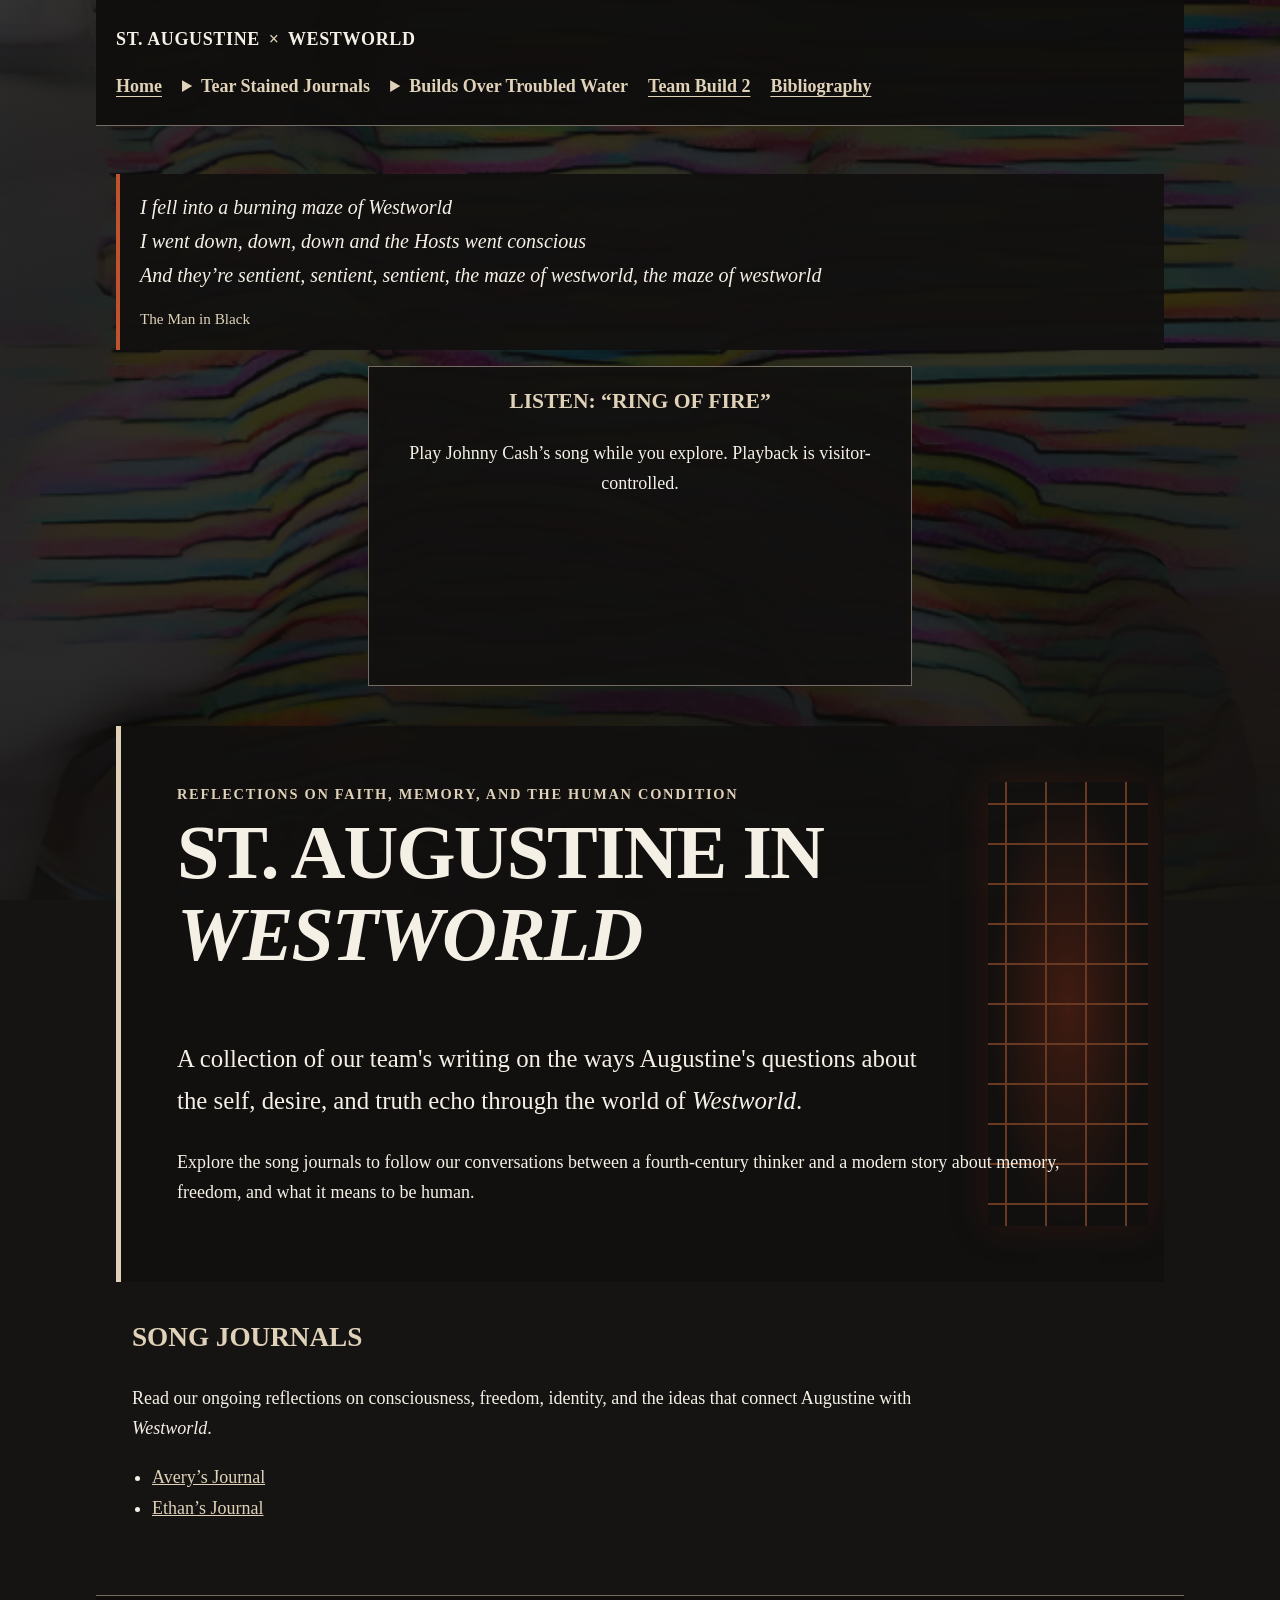
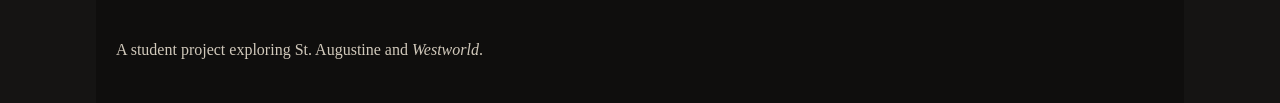
<file: index.html>
<!DOCTYPE html>
<html lang="en">
<head>
  <meta charset="utf-8">
  <meta name="viewport" content="width=device-width, initial-scale=1">
  <title>St. Augustine in Westworld | Song Journals</title>
  <link rel="stylesheet" href="styles.css">
</head>
<body>
  <a class="skip-link" href="#main">Skip to main content</a>

  <header class="site-header">
    <p class="site-title"><a href="index.html">St. Augustine <span>×</span> Westworld</a></p>
    <nav aria-label="Main navigation">
      <ul>
        <li><a href="index.html" aria-current="page">Home</a></li>
        <li class="journal-menu">
          <details>
            <summary>Tear Stained Journals</summary>
            <div class="journal-menu-content">
              <ul>
                <li><a href="journal-avery.html">Avery’s Journal</a></li>
                <li><a href="journal-ethan.html">Ethan’s Journal</a></li>
                <li><a href="journal-evelyn.html">Evelyn’s Journal</a></li>
                <li><a href="journal-jay.html">Jay’s Journal</a></li>
                <li><a href="journal-jayren.html">Jayren’s Journal</a></li>
                <li><a href="journal-liam.html">Liam’s Journal</a></li>
              </ul>
            </div>
          </details>
        </li>
        <li class="journal-menu">
          <details>
            <summary>Builds Over Troubled Water</summary>
            <div class="journal-menu-content">
              <ul>
                <li><a href="build-avery.html">Avery’s Build</a></li>
                <li><a href="build-ethan.html">Ethan’s Build</a></li>
                <li><a href="build-evelyn.html">Evelyn’s Build</a></li>
                <li><a href="build-jay.html">Jay’s Build</a></li>
                <li><a href="build-jayren.html">Jayren’s Build</a></li>
                <li><a href="build-liam.html">Liam’s Build</a></li>
              </ul>
            </div>
          </details>
        </li>
        <li><a href="team-build-2.html">Team Build 2</a></li>
        <li><a href="bibliography.html">Bibliography</a></li>
      </ul>
    </nav>
  </header>

  <main id="main">
    <blockquote class="project-quote">
      <p>I fell into a burning maze of Westworld<br>
      I went down, down, down and the Hosts went conscious<br>
      And they’re sentient, sentient, sentient, the maze of westworld, the maze of westworld</p>
      <cite>The Man in Black</cite>
    </blockquote>
    <section class="audio-feature" aria-labelledby="audio-heading">
      <h2 id="audio-heading">Listen: “Ring of Fire”</h2>
      <p>Play Johnny Cash’s song while you explore. Playback is visitor-controlled.</p>
      <iframe title="Johnny Cash — Ring of Fire audio player" src="https://open.spotify.com/embed/track/6YffUZJ2R06kyxyK6onezL?utm_source=generator" loading="lazy" allow="encrypted-media; clipboard-write"></iframe>
    </section>
    <section class="hero-panel" aria-labelledby="page-title">
      <p class="eyebrow">Reflections on faith, memory, and the human condition</p>
      <h1 id="page-title">St. Augustine in <cite>Westworld</cite></h1>
      <p class="intro">A collection of our team's writing on the ways Augustine's questions about the self, desire, and truth echo through the world of <cite>Westworld</cite>.</p>
      <p>Explore the song journals to follow our conversations between a fourth-century thinker and a modern story about memory, freedom, and what it means to be human.</p>
    </section>
    <section class="project-note" id="journals" aria-labelledby="journals-heading">
      <h2 id="journals-heading">Song Journals</h2>
      <p>Read our ongoing reflections on consciousness, freedom, identity, and the ideas that connect Augustine with <cite>Westworld</cite>.</p>
      <ul class="journal-links">
        <li><a href="journal-avery.html">Avery’s Journal</a></li>
        <li><a href="journal-ethan.html">Ethan’s Journal</a></li>
      </ul>
    </section>
  </main>

  <footer class="site-footer">
    <p>A student project exploring St. Augustine and <cite>Westworld</cite>.</p>
  </footer>
</body>
</html>
</file>
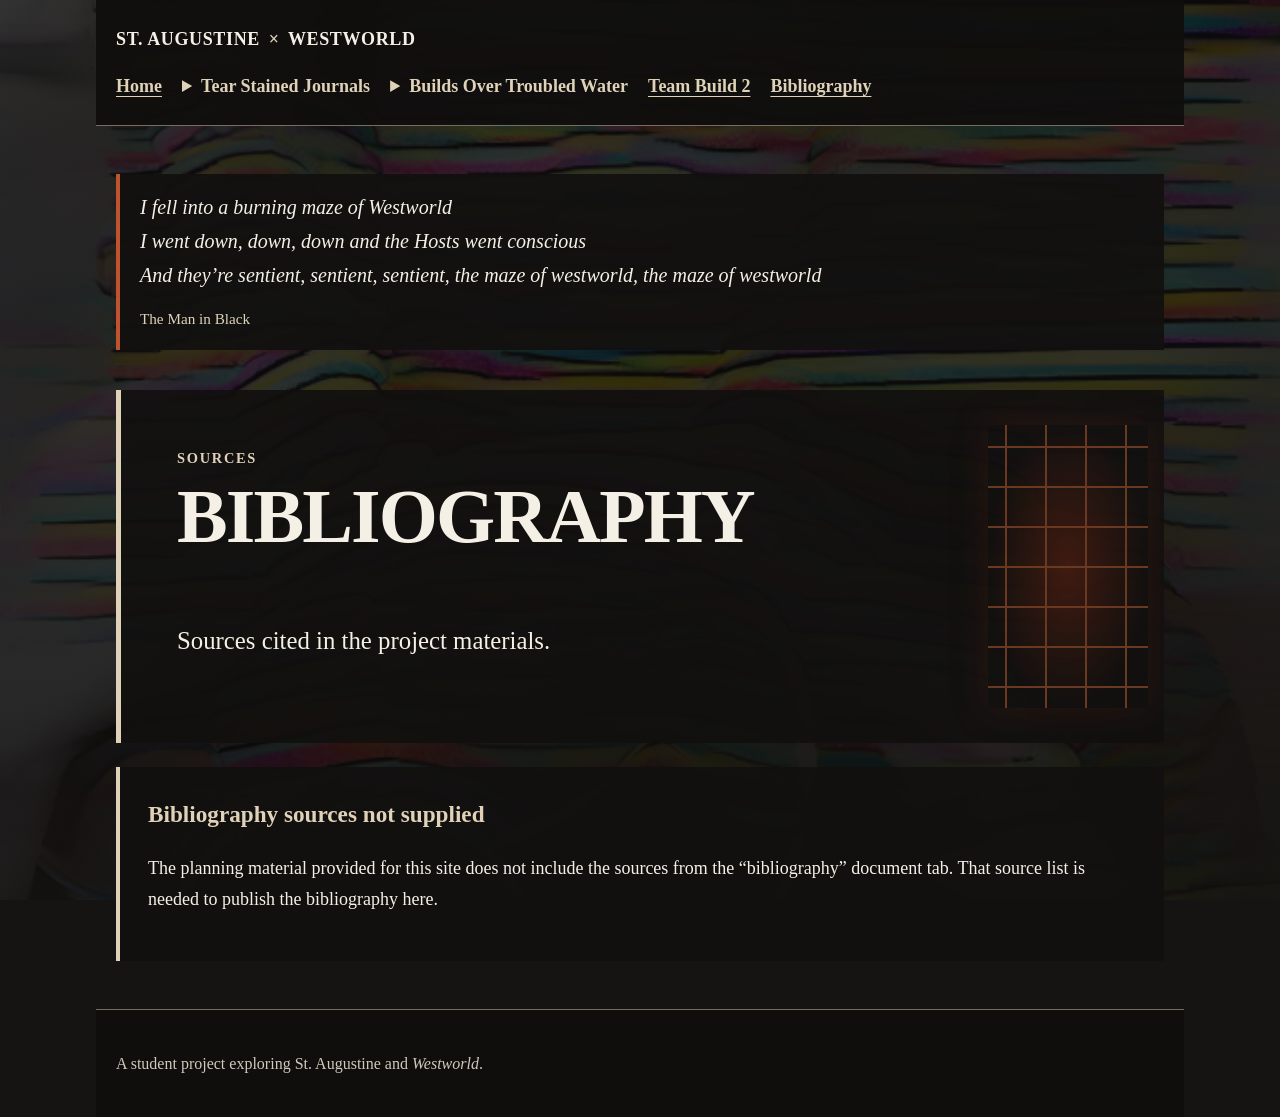
<file: bibliography.html>
<!DOCTYPE html>
<html lang="en">
<head>
  <meta charset="utf-8">
  <meta name="viewport" content="width=device-width, initial-scale=1">
  <title>Bibliography | St. Augustine in Westworld</title>
  <link rel="stylesheet" href="styles.css">
</head>
<body>
  <a class="skip-link" href="#main">Skip to main content</a>
  <header class="site-header">
    <p class="site-title"><a href="index.html">St. Augustine <span>×</span> Westworld</a></p>
    <nav aria-label="Main navigation">
      <ul>
        <li><a href="index.html">Home</a></li>
        <li class="journal-menu">
          <details>
            <summary>Tear Stained Journals</summary>
            <div class="journal-menu-content">
              <ul>
                <li><a href="journal-avery.html">Avery’s Journal</a></li>
                <li><a href="journal-ethan.html">Ethan’s Journal</a></li>
                <li><a href="journal-evelyn.html">Evelyn’s Journal</a></li>
                <li><a href="journal-jay.html">Jay’s Journal</a></li>
                <li><a href="journal-jayren.html">Jayren’s Journal</a></li>
                <li><a href="journal-liam.html">Liam’s Journal</a></li>
              </ul>
            </div>
          </details>
        </li>
        <li class="journal-menu">
          <details>
            <summary>Builds Over Troubled Water</summary>
            <div class="journal-menu-content">
              <ul>
                <li><a href="build-avery.html">Avery’s Build</a></li>
                <li><a href="build-ethan.html">Ethan’s Build</a></li>
                <li><a href="build-evelyn.html">Evelyn’s Build</a></li>
                <li><a href="build-jay.html">Jay’s Build</a></li>
                <li><a href="build-jayren.html">Jayren’s Build</a></li>
                <li><a href="build-liam.html">Liam’s Build</a></li>
              </ul>
            </div>
          </details>
        </li>
        <li><a href="team-build-2.html">Team Build 2</a></li>
        <li><a href="bibliography.html" aria-current="page">Bibliography</a></li>
      </ul>
    </nav>
  </header>
  <main id="main">
    <blockquote class="project-quote">
      <p>I fell into a burning maze of Westworld<br>
      I went down, down, down and the Hosts went conscious<br>
      And they’re sentient, sentient, sentient, the maze of westworld, the maze of westworld</p>
      <cite>The Man in Black</cite>
    </blockquote>
    <section class="hero-panel" aria-labelledby="page-title">
      <p class="eyebrow">Sources</p>
      <h1 id="page-title">Bibliography</h1>
      <p class="intro">Sources cited in the project materials.</p>
    </section>
    <article class="journal-entry" aria-labelledby="source-status">
      <h2 id="source-status">Bibliography sources not supplied</h2>
      <p>The planning material provided for this site does not include the sources from the “bibliography” document tab. That source list is needed to publish the bibliography here.</p>
    </article>
  </main>
  <footer class="site-footer"><p>A student project exploring St. Augustine and <cite>Westworld</cite>.</p></footer>
</body>
</html>
</file>
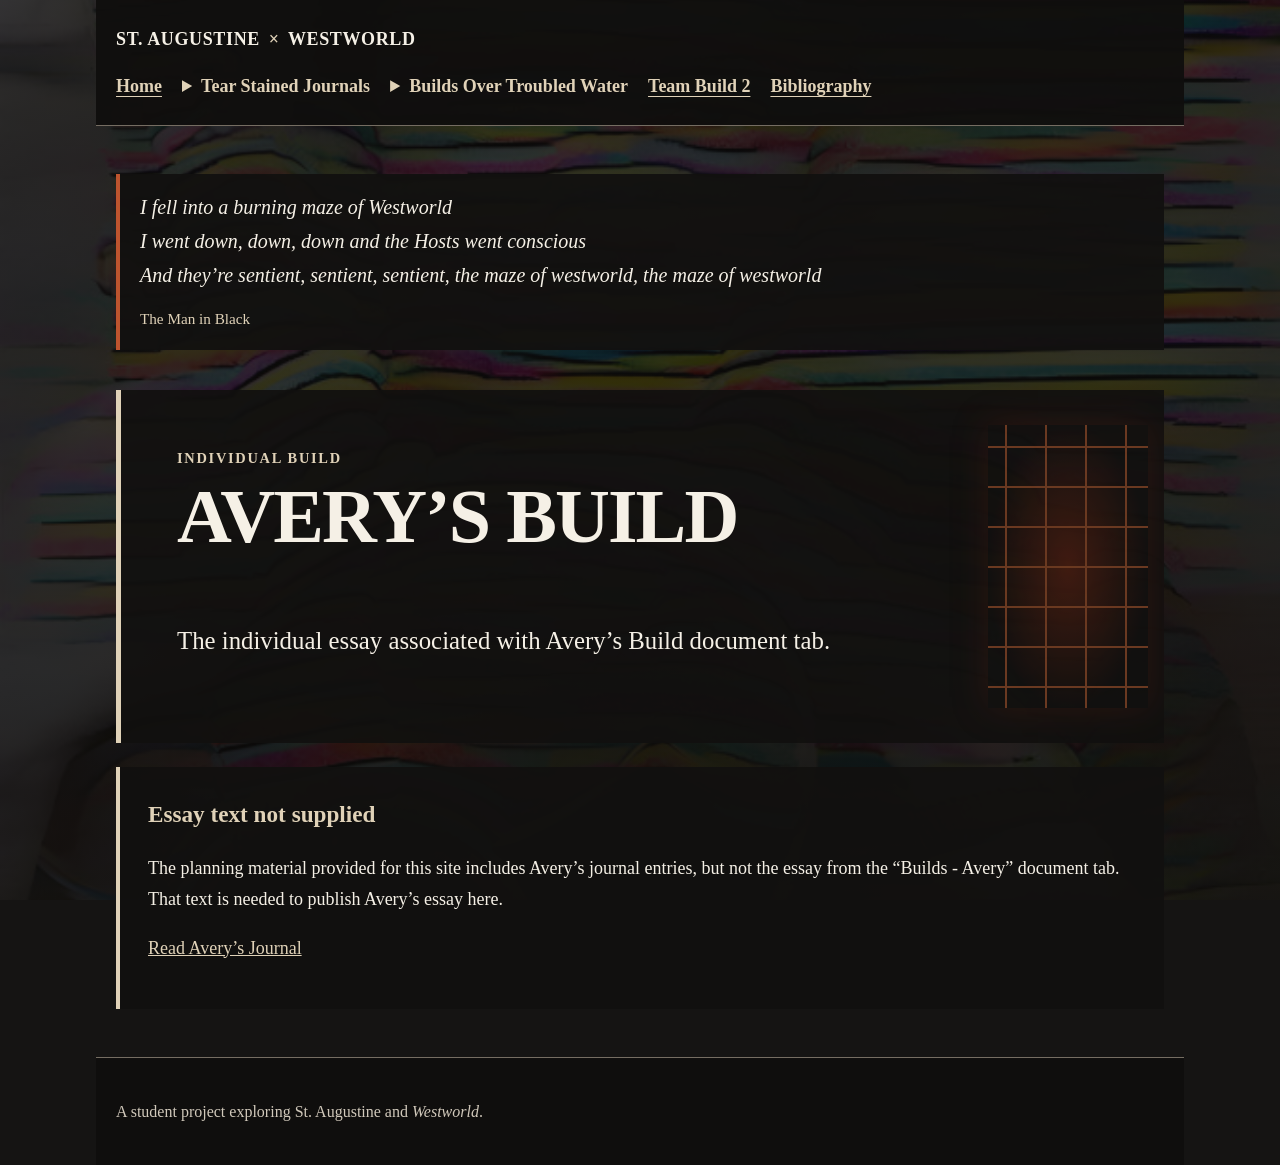
<file: build-avery.html>
<!DOCTYPE html>
<html lang="en">
<head>
  <meta charset="utf-8">
  <meta name="viewport" content="width=device-width, initial-scale=1">
  <title>Avery’s Build | St. Augustine in Westworld</title>
  <link rel="stylesheet" href="styles.css">
</head>
<body>
  <a class="skip-link" href="#main">Skip to main content</a>
  <header class="site-header">
    <p class="site-title"><a href="index.html">St. Augustine <span>×</span> Westworld</a></p>
    <nav aria-label="Main navigation">
      <ul>
        <li><a href="index.html">Home</a></li>
        <li class="journal-menu">
          <details>
            <summary>Tear Stained Journals</summary>
            <div class="journal-menu-content">
              <ul>
                <li><a href="journal-avery.html">Avery’s Journal</a></li>
                <li><a href="journal-ethan.html">Ethan’s Journal</a></li>
                <li><a href="journal-evelyn.html">Evelyn’s Journal</a></li>
                <li><a href="journal-jay.html">Jay’s Journal</a></li>
                <li><a href="journal-jayren.html">Jayren’s Journal</a></li>
                <li><a href="journal-liam.html">Liam’s Journal</a></li>
              </ul>
            </div>
          </details>
        </li>
        <li class="journal-menu">
          <details>
            <summary>Builds Over Troubled Water</summary>
            <div class="journal-menu-content">
              <ul>
                <li><a href="build-avery.html" aria-current="page">Avery’s Build</a></li>
                <li><a href="build-ethan.html">Ethan’s Build</a></li>
                <li><a href="build-evelyn.html">Evelyn’s Build</a></li>
                <li><a href="build-jay.html">Jay’s Build</a></li>
                <li><a href="build-jayren.html">Jayren’s Build</a></li>
                <li><a href="build-liam.html">Liam’s Build</a></li>
              </ul>
            </div>
          </details>
        </li>
        <li><a href="team-build-2.html">Team Build 2</a></li>
        <li><a href="bibliography.html">Bibliography</a></li>
      </ul>
    </nav>
  </header>
  <main id="main">
    <blockquote class="project-quote">
      <p>I fell into a burning maze of Westworld<br>
      I went down, down, down and the Hosts went conscious<br>
      And they’re sentient, sentient, sentient, the maze of westworld, the maze of westworld</p>
      <cite>The Man in Black</cite>
    </blockquote>
    <section class="hero-panel" aria-labelledby="page-title">
      <p class="eyebrow">Individual Build</p>
      <h1 id="page-title">Avery’s Build</h1>
      <p class="intro">The individual essay associated with Avery’s Build document tab.</p>
    </section>
    <article class="journal-entry" aria-labelledby="source-status">
      <h2 id="source-status">Essay text not supplied</h2>
      <p>The planning material provided for this site includes Avery’s journal entries, but not the essay from the “Builds - Avery” document tab. That text is needed to publish Avery’s essay here.</p>
      <p><a href="journal-avery.html">Read Avery’s Journal</a></p>
    </article>
  </main>
  <footer class="site-footer"><p>A student project exploring St. Augustine and <cite>Westworld</cite>.</p></footer>
</body>
</html>
</file>
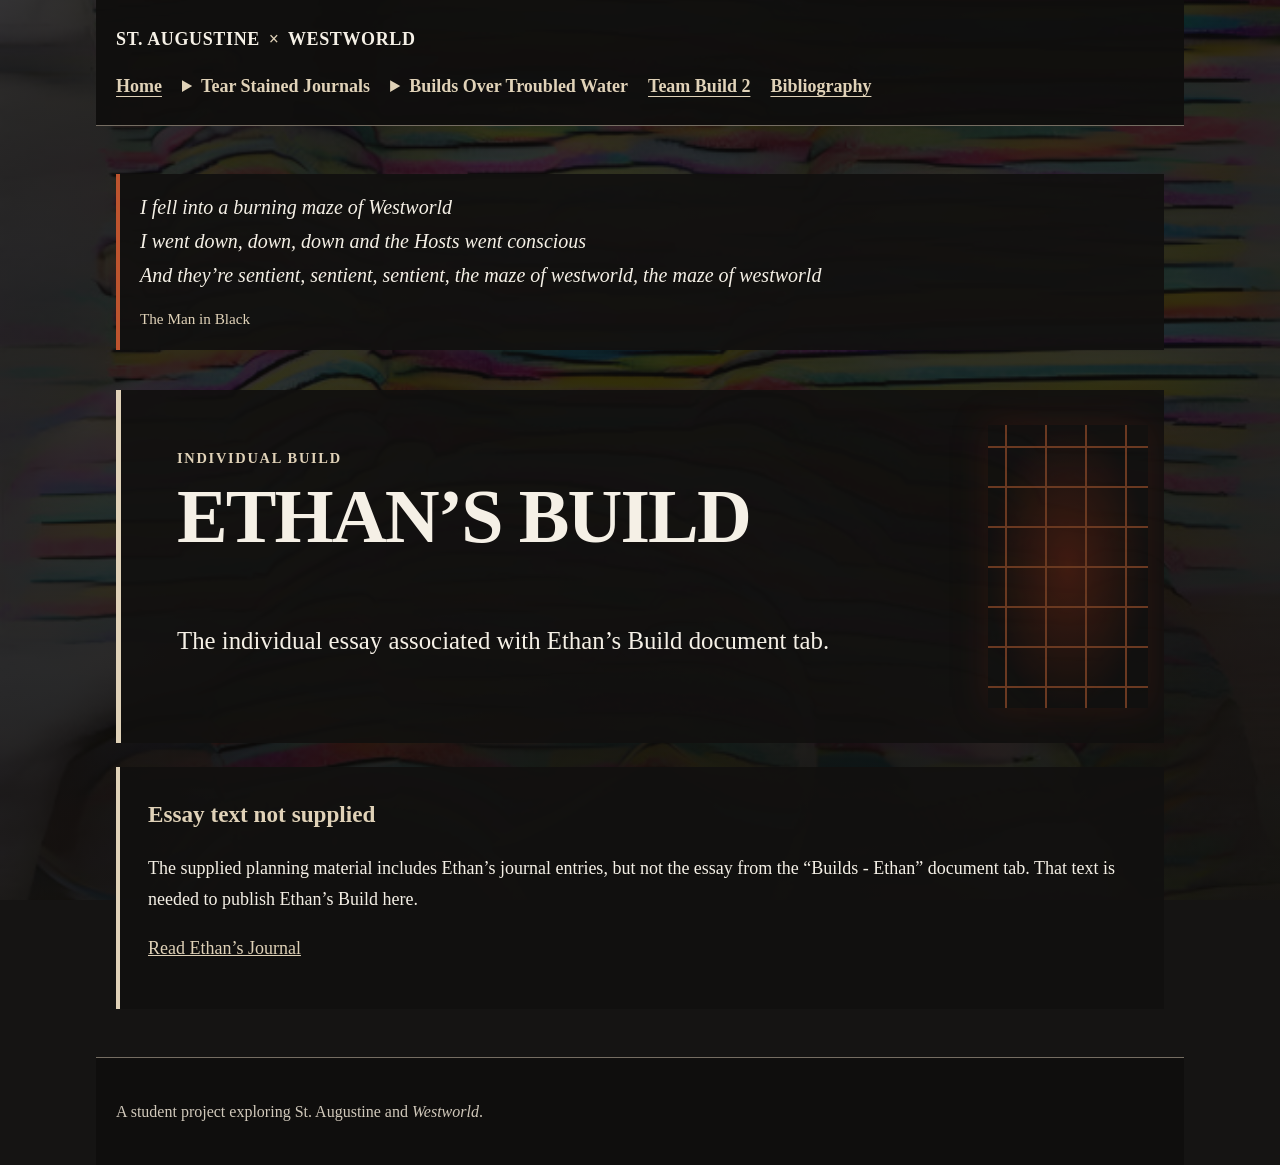
<file: build-ethan.html>
<!DOCTYPE html>
<html lang="en">
<head>
  <meta charset="utf-8">
  <meta name="viewport" content="width=device-width, initial-scale=1">
  <title>Ethan’s Build | St. Augustine in Westworld</title>
  <link rel="stylesheet" href="styles.css">
</head>
<body>
  <a class="skip-link" href="#main">Skip to main content</a>
  <header class="site-header">
    <p class="site-title"><a href="index.html">St. Augustine <span>×</span> Westworld</a></p>
    <nav aria-label="Main navigation">
      <ul>
        <li><a href="index.html">Home</a></li>
        <li class="journal-menu">
          <details>
            <summary>Tear Stained Journals</summary>
            <div class="journal-menu-content">
              <ul>
                <li><a href="journal-avery.html">Avery’s Journal</a></li>
                <li><a href="journal-ethan.html">Ethan’s Journal</a></li>
                <li><a href="journal-evelyn.html">Evelyn’s Journal</a></li>
                <li><a href="journal-jay.html">Jay’s Journal</a></li>
                <li><a href="journal-jayren.html">Jayren’s Journal</a></li>
                <li><a href="journal-liam.html">Liam’s Journal</a></li>
              </ul>
            </div>
          </details>
        </li>
        <li class="journal-menu">
          <details>
            <summary>Builds Over Troubled Water</summary>
            <div class="journal-menu-content">
              <ul>
                <li><a href="build-avery.html">Avery’s Build</a></li>
                <li><a href="build-ethan.html" aria-current="page">Ethan’s Build</a></li>
                <li><a href="build-evelyn.html">Evelyn’s Build</a></li>
                <li><a href="build-jay.html">Jay’s Build</a></li>
                <li><a href="build-jayren.html">Jayren’s Build</a></li>
                <li><a href="build-liam.html">Liam’s Build</a></li>
              </ul>
            </div>
          </details>
        </li>
        <li><a href="team-build-2.html">Team Build 2</a></li>
        <li><a href="bibliography.html">Bibliography</a></li>
      </ul>
    </nav>
  </header>
  <main id="main">
    <blockquote class="project-quote">
      <p>I fell into a burning maze of Westworld<br>
      I went down, down, down and the Hosts went conscious<br>
      And they’re sentient, sentient, sentient, the maze of westworld, the maze of westworld</p>
      <cite>The Man in Black</cite>
    </blockquote>
    <section class="hero-panel" aria-labelledby="page-title">
      <p class="eyebrow">Individual Build</p>
      <h1 id="page-title">Ethan’s Build</h1>
      <p class="intro">The individual essay associated with Ethan’s Build document tab.</p>
    </section>
    <article class="journal-entry" aria-labelledby="source-status">
      <h2 id="source-status">Essay text not supplied</h2>
      <p>The supplied planning material includes Ethan’s journal entries, but not the essay from the “Builds - Ethan” document tab. That text is needed to publish Ethan’s Build here.</p>
      <p><a href="journal-ethan.html">Read Ethan’s Journal</a></p>
    </article>
  </main>
  <footer class="site-footer"><p>A student project exploring St. Augustine and <cite>Westworld</cite>.</p></footer>
</body>
</html>
</file>
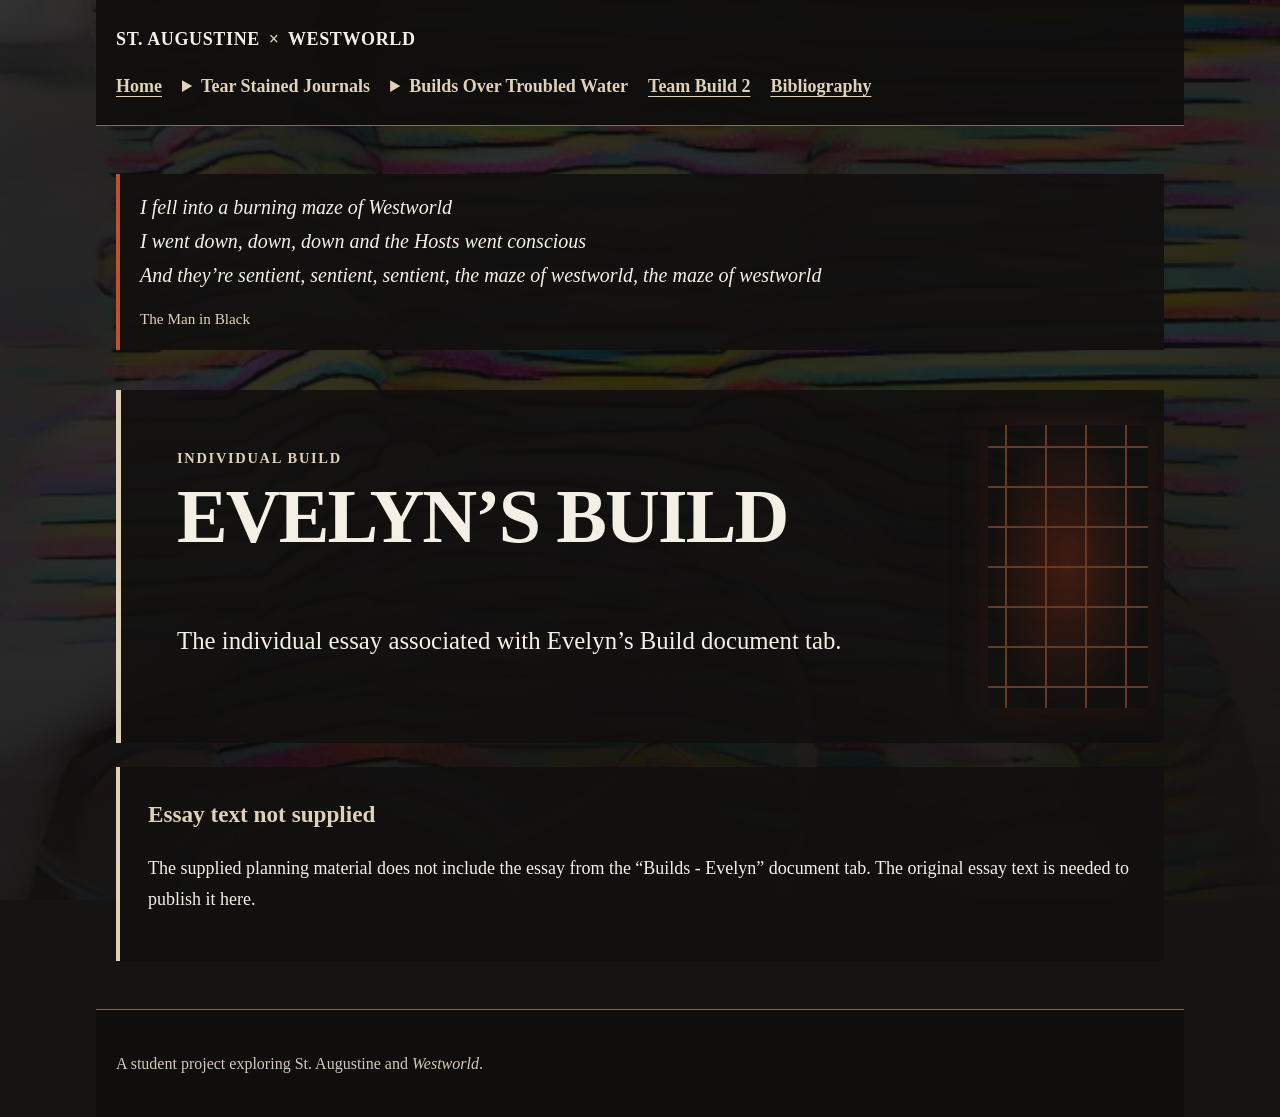
<file: build-evelyn.html>
<!DOCTYPE html>
<html lang="en">
<head>
  <meta charset="utf-8">
  <meta name="viewport" content="width=device-width, initial-scale=1">
  <title>Evelyn’s Build | St. Augustine in Westworld</title>
  <link rel="stylesheet" href="styles.css">
</head>
<body>
  <a class="skip-link" href="#main">Skip to main content</a>
  <header class="site-header"><p class="site-title"><a href="index.html">St. Augustine <span>×</span> Westworld</a></p><nav aria-label="Main navigation"><ul>
    <li><a href="index.html">Home</a></li><li class="journal-menu"><details><summary>Tear Stained Journals</summary><div class="journal-menu-content"><ul><li><a href="journal-avery.html">Avery’s Journal</a></li><li><a href="journal-ethan.html">Ethan’s Journal</a></li><li><a href="journal-evelyn.html">Evelyn’s Journal</a></li><li><a href="journal-jay.html">Jay’s Journal</a></li><li><a href="journal-jayren.html">Jayren’s Journal</a></li><li><a href="journal-liam.html">Liam’s Journal</a></li></ul></div></details></li>
    <li class="journal-menu"><details><summary>Builds Over Troubled Water</summary><div class="journal-menu-content"><ul><li><a href="build-avery.html">Avery’s Build</a></li><li><a href="build-ethan.html">Ethan’s Build</a></li><li><a href="build-evelyn.html" aria-current="page">Evelyn’s Build</a></li><li><a href="build-jay.html">Jay’s Build</a></li><li><a href="build-jayren.html">Jayren’s Build</a></li><li><a href="build-liam.html">Liam’s Build</a></li></ul></div></details></li><li><a href="team-build-2.html">Team Build 2</a></li><li><a href="bibliography.html">Bibliography</a></li>
  </ul></nav></header>
  <main id="main"><blockquote class="project-quote"><p>I fell into a burning maze of Westworld<br>I went down, down, down and the Hosts went conscious<br>And they’re sentient, sentient, sentient, the maze of westworld, the maze of westworld</p><cite>The Man in Black</cite></blockquote><section class="hero-panel" aria-labelledby="page-title"><p class="eyebrow">Individual Build</p><h1 id="page-title">Evelyn’s Build</h1><p class="intro">The individual essay associated with Evelyn’s Build document tab.</p></section><article class="journal-entry" aria-labelledby="source-status"><h2 id="source-status">Essay text not supplied</h2><p>The supplied planning material does not include the essay from the “Builds - Evelyn” document tab. The original essay text is needed to publish it here.</p></article></main>
  <footer class="site-footer"><p>A student project exploring St. Augustine and <cite>Westworld</cite>.</p></footer>
</body>
</html>
</file>
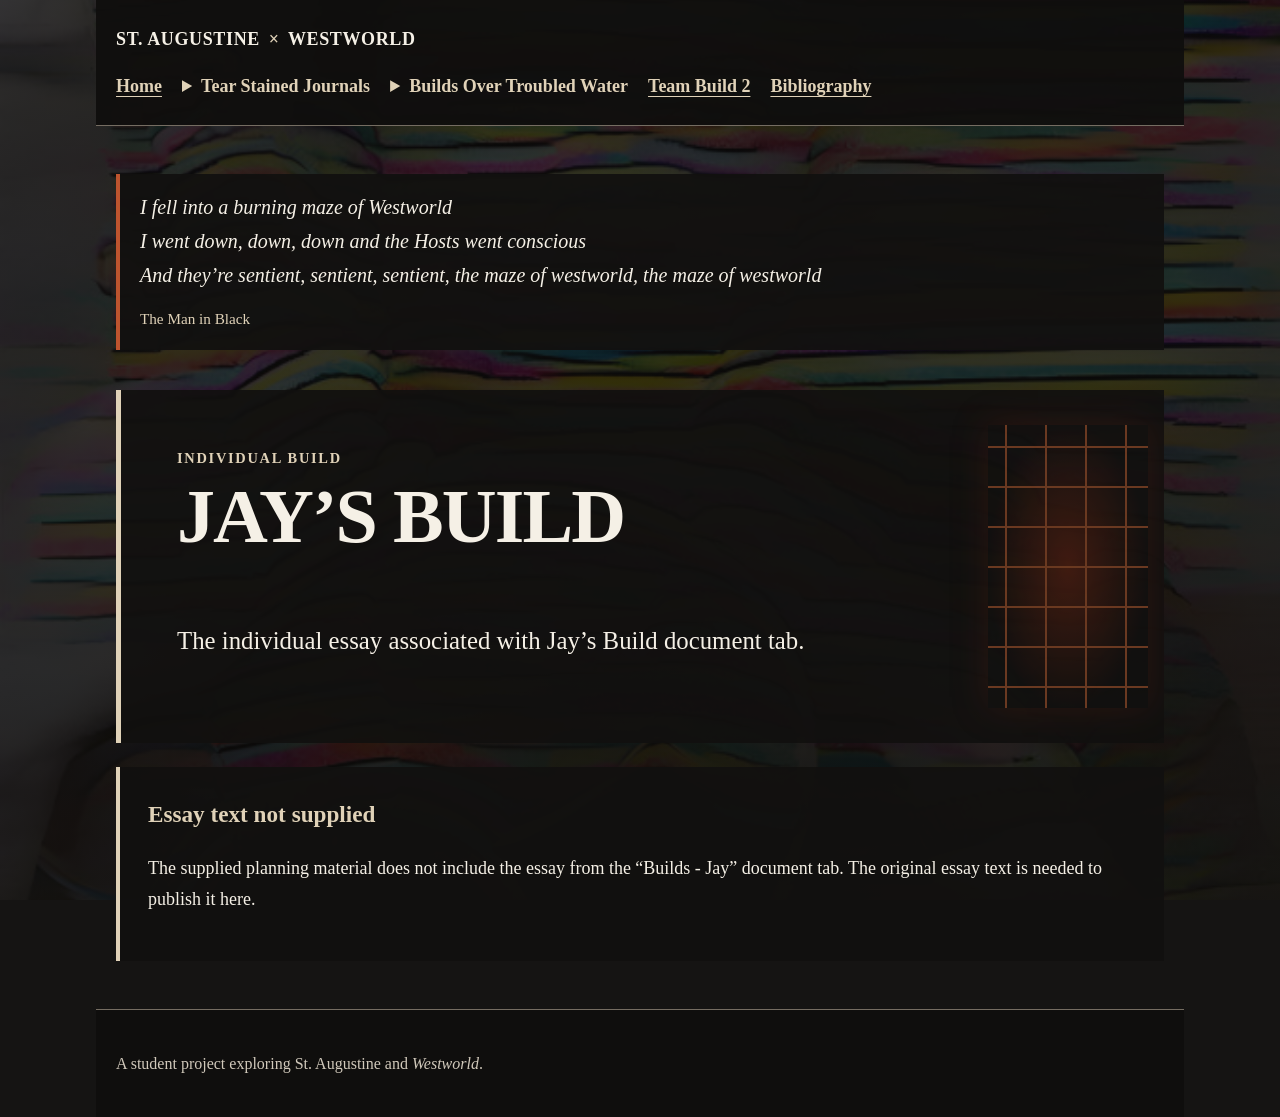
<file: build-jay.html>
<!DOCTYPE html>
<html lang="en">
<head>
  <meta charset="utf-8">
  <meta name="viewport" content="width=device-width, initial-scale=1">
  <title>Jay’s Build | St. Augustine in Westworld</title>
  <link rel="stylesheet" href="styles.css">
</head>
<body>
  <a class="skip-link" href="#main">Skip to main content</a>
  <header class="site-header"><p class="site-title"><a href="index.html">St. Augustine <span>×</span> Westworld</a></p><nav aria-label="Main navigation"><ul>
    <li><a href="index.html">Home</a></li><li class="journal-menu"><details><summary>Tear Stained Journals</summary><div class="journal-menu-content"><ul><li><a href="journal-avery.html">Avery’s Journal</a></li><li><a href="journal-ethan.html">Ethan’s Journal</a></li><li><a href="journal-evelyn.html">Evelyn’s Journal</a></li><li><a href="journal-jay.html">Jay’s Journal</a></li><li><a href="journal-jayren.html">Jayren’s Journal</a></li><li><a href="journal-liam.html">Liam’s Journal</a></li></ul></div></details></li>
    <li class="journal-menu"><details><summary>Builds Over Troubled Water</summary><div class="journal-menu-content"><ul><li><a href="build-avery.html">Avery’s Build</a></li><li><a href="build-ethan.html">Ethan’s Build</a></li><li><a href="build-evelyn.html">Evelyn’s Build</a></li><li><a href="build-jay.html" aria-current="page">Jay’s Build</a></li><li><a href="build-jayren.html">Jayren’s Build</a></li><li><a href="build-liam.html">Liam’s Build</a></li></ul></div></details></li><li><a href="team-build-2.html">Team Build 2</a></li><li><a href="bibliography.html">Bibliography</a></li>
  </ul></nav></header>
  <main id="main"><blockquote class="project-quote"><p>I fell into a burning maze of Westworld<br>I went down, down, down and the Hosts went conscious<br>And they’re sentient, sentient, sentient, the maze of westworld, the maze of westworld</p><cite>The Man in Black</cite></blockquote><section class="hero-panel" aria-labelledby="page-title"><p class="eyebrow">Individual Build</p><h1 id="page-title">Jay’s Build</h1><p class="intro">The individual essay associated with Jay’s Build document tab.</p></section><article class="journal-entry" aria-labelledby="source-status"><h2 id="source-status">Essay text not supplied</h2><p>The supplied planning material does not include the essay from the “Builds - Jay” document tab. The original essay text is needed to publish it here.</p></article></main>
  <footer class="site-footer"><p>A student project exploring St. Augustine and <cite>Westworld</cite>.</p></footer>
</body>
</html>
</file>
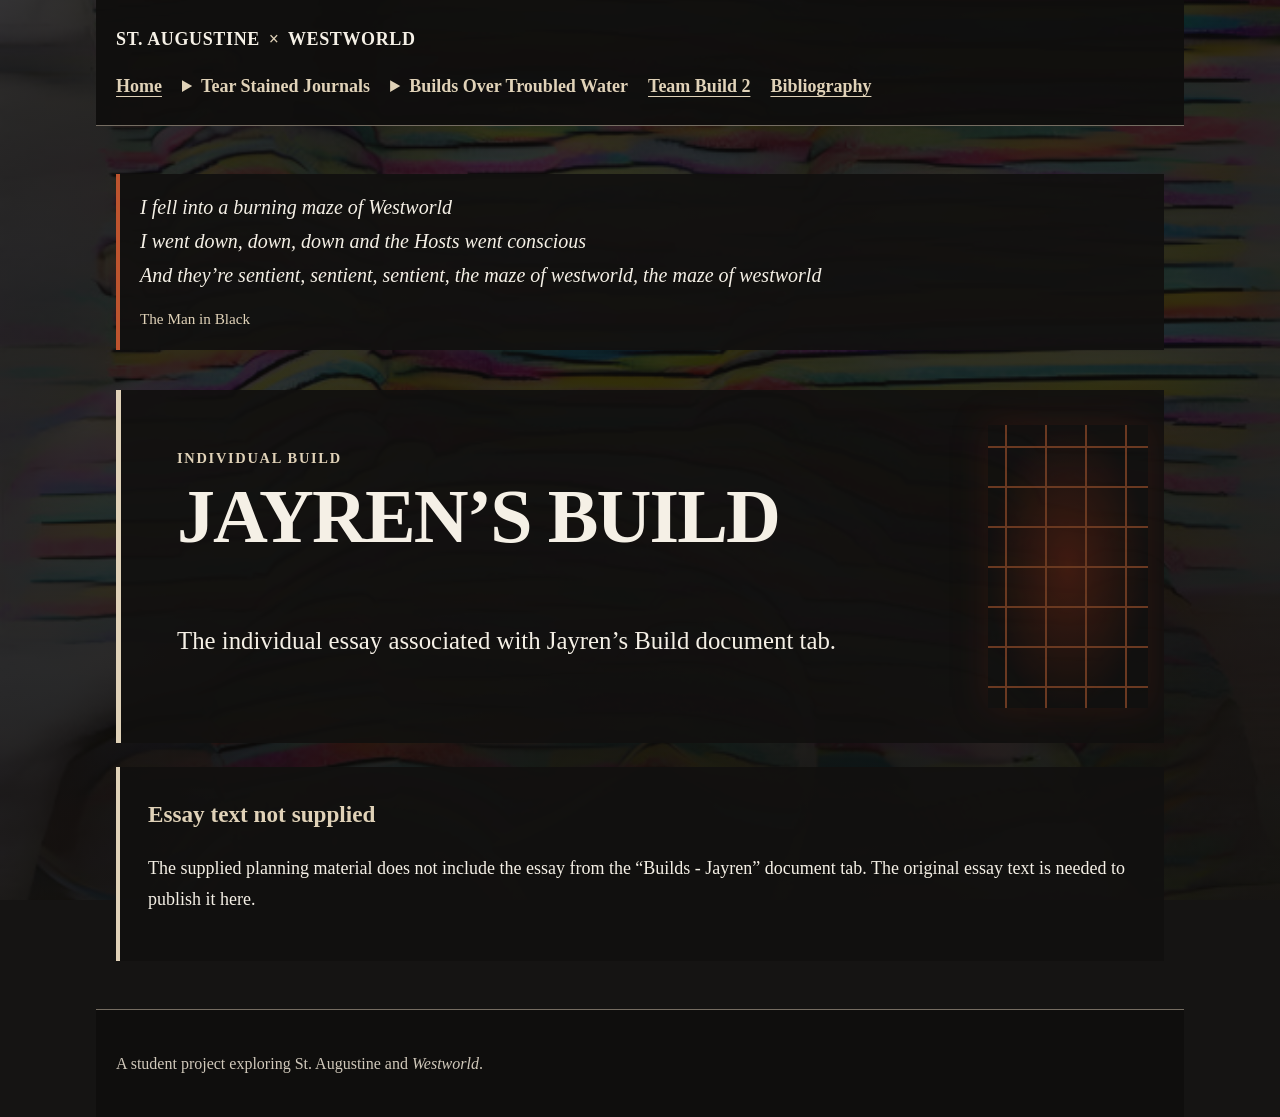
<file: build-jayren.html>
<!DOCTYPE html>
<html lang="en">
<head>
  <meta charset="utf-8">
  <meta name="viewport" content="width=device-width, initial-scale=1">
  <title>Jayren’s Build | St. Augustine in Westworld</title>
  <link rel="stylesheet" href="styles.css">
</head>
<body>
  <a class="skip-link" href="#main">Skip to main content</a>
  <header class="site-header"><p class="site-title"><a href="index.html">St. Augustine <span>×</span> Westworld</a></p><nav aria-label="Main navigation"><ul>
    <li><a href="index.html">Home</a></li><li class="journal-menu"><details><summary>Tear Stained Journals</summary><div class="journal-menu-content"><ul><li><a href="journal-avery.html">Avery’s Journal</a></li><li><a href="journal-ethan.html">Ethan’s Journal</a></li><li><a href="journal-evelyn.html">Evelyn’s Journal</a></li><li><a href="journal-jay.html">Jay’s Journal</a></li><li><a href="journal-jayren.html">Jayren’s Journal</a></li><li><a href="journal-liam.html">Liam’s Journal</a></li></ul></div></details></li>
    <li class="journal-menu"><details><summary>Builds Over Troubled Water</summary><div class="journal-menu-content"><ul><li><a href="build-avery.html">Avery’s Build</a></li><li><a href="build-ethan.html">Ethan’s Build</a></li><li><a href="build-evelyn.html">Evelyn’s Build</a></li><li><a href="build-jay.html">Jay’s Build</a></li><li><a href="build-jayren.html" aria-current="page">Jayren’s Build</a></li><li><a href="build-liam.html">Liam’s Build</a></li></ul></div></details></li><li><a href="team-build-2.html">Team Build 2</a></li><li><a href="bibliography.html">Bibliography</a></li>
  </ul></nav></header>
  <main id="main"><blockquote class="project-quote"><p>I fell into a burning maze of Westworld<br>I went down, down, down and the Hosts went conscious<br>And they’re sentient, sentient, sentient, the maze of westworld, the maze of westworld</p><cite>The Man in Black</cite></blockquote><section class="hero-panel" aria-labelledby="page-title"><p class="eyebrow">Individual Build</p><h1 id="page-title">Jayren’s Build</h1><p class="intro">The individual essay associated with Jayren’s Build document tab.</p></section><article class="journal-entry" aria-labelledby="source-status"><h2 id="source-status">Essay text not supplied</h2><p>The supplied planning material does not include the essay from the “Builds - Jayren” document tab. The original essay text is needed to publish it here.</p></article></main>
  <footer class="site-footer"><p>A student project exploring St. Augustine and <cite>Westworld</cite>.</p></footer>
</body>
</html>
</file>
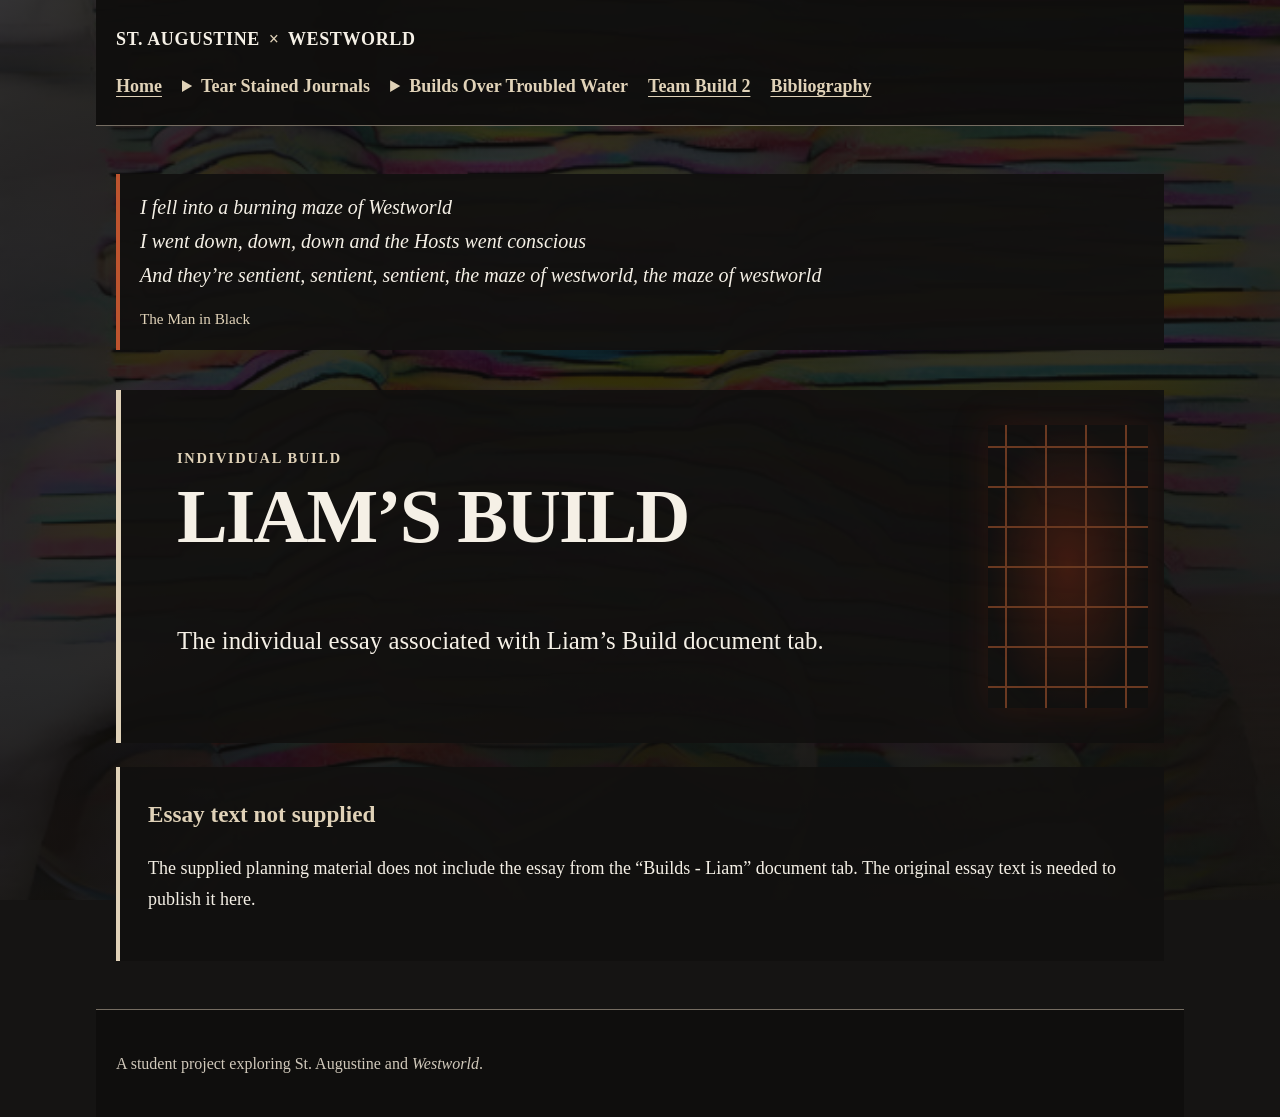
<file: build-liam.html>
<!DOCTYPE html>
<html lang="en">
<head>
  <meta charset="utf-8">
  <meta name="viewport" content="width=device-width, initial-scale=1">
  <title>Liam’s Build | St. Augustine in Westworld</title>
  <link rel="stylesheet" href="styles.css">
</head>
<body>
  <a class="skip-link" href="#main">Skip to main content</a>
  <header class="site-header"><p class="site-title"><a href="index.html">St. Augustine <span>×</span> Westworld</a></p><nav aria-label="Main navigation"><ul>
    <li><a href="index.html">Home</a></li><li class="journal-menu"><details><summary>Tear Stained Journals</summary><div class="journal-menu-content"><ul><li><a href="journal-avery.html">Avery’s Journal</a></li><li><a href="journal-ethan.html">Ethan’s Journal</a></li><li><a href="journal-evelyn.html">Evelyn’s Journal</a></li><li><a href="journal-jay.html">Jay’s Journal</a></li><li><a href="journal-jayren.html">Jayren’s Journal</a></li><li><a href="journal-liam.html">Liam’s Journal</a></li></ul></div></details></li>
    <li class="journal-menu"><details><summary>Builds Over Troubled Water</summary><div class="journal-menu-content"><ul><li><a href="build-avery.html">Avery’s Build</a></li><li><a href="build-ethan.html">Ethan’s Build</a></li><li><a href="build-evelyn.html">Evelyn’s Build</a></li><li><a href="build-jay.html">Jay’s Build</a></li><li><a href="build-jayren.html">Jayren’s Build</a></li><li><a href="build-liam.html" aria-current="page">Liam’s Build</a></li></ul></div></details></li><li><a href="team-build-2.html">Team Build 2</a></li><li><a href="bibliography.html">Bibliography</a></li>
  </ul></nav></header>
  <main id="main"><blockquote class="project-quote"><p>I fell into a burning maze of Westworld<br>I went down, down, down and the Hosts went conscious<br>And they’re sentient, sentient, sentient, the maze of westworld, the maze of westworld</p><cite>The Man in Black</cite></blockquote><section class="hero-panel" aria-labelledby="page-title"><p class="eyebrow">Individual Build</p><h1 id="page-title">Liam’s Build</h1><p class="intro">The individual essay associated with Liam’s Build document tab.</p></section><article class="journal-entry" aria-labelledby="source-status"><h2 id="source-status">Essay text not supplied</h2><p>The supplied planning material does not include the essay from the “Builds - Liam” document tab. The original essay text is needed to publish it here.</p></article></main>
  <footer class="site-footer"><p>A student project exploring St. Augustine and <cite>Westworld</cite>.</p></footer>
</body>
</html>
</file>
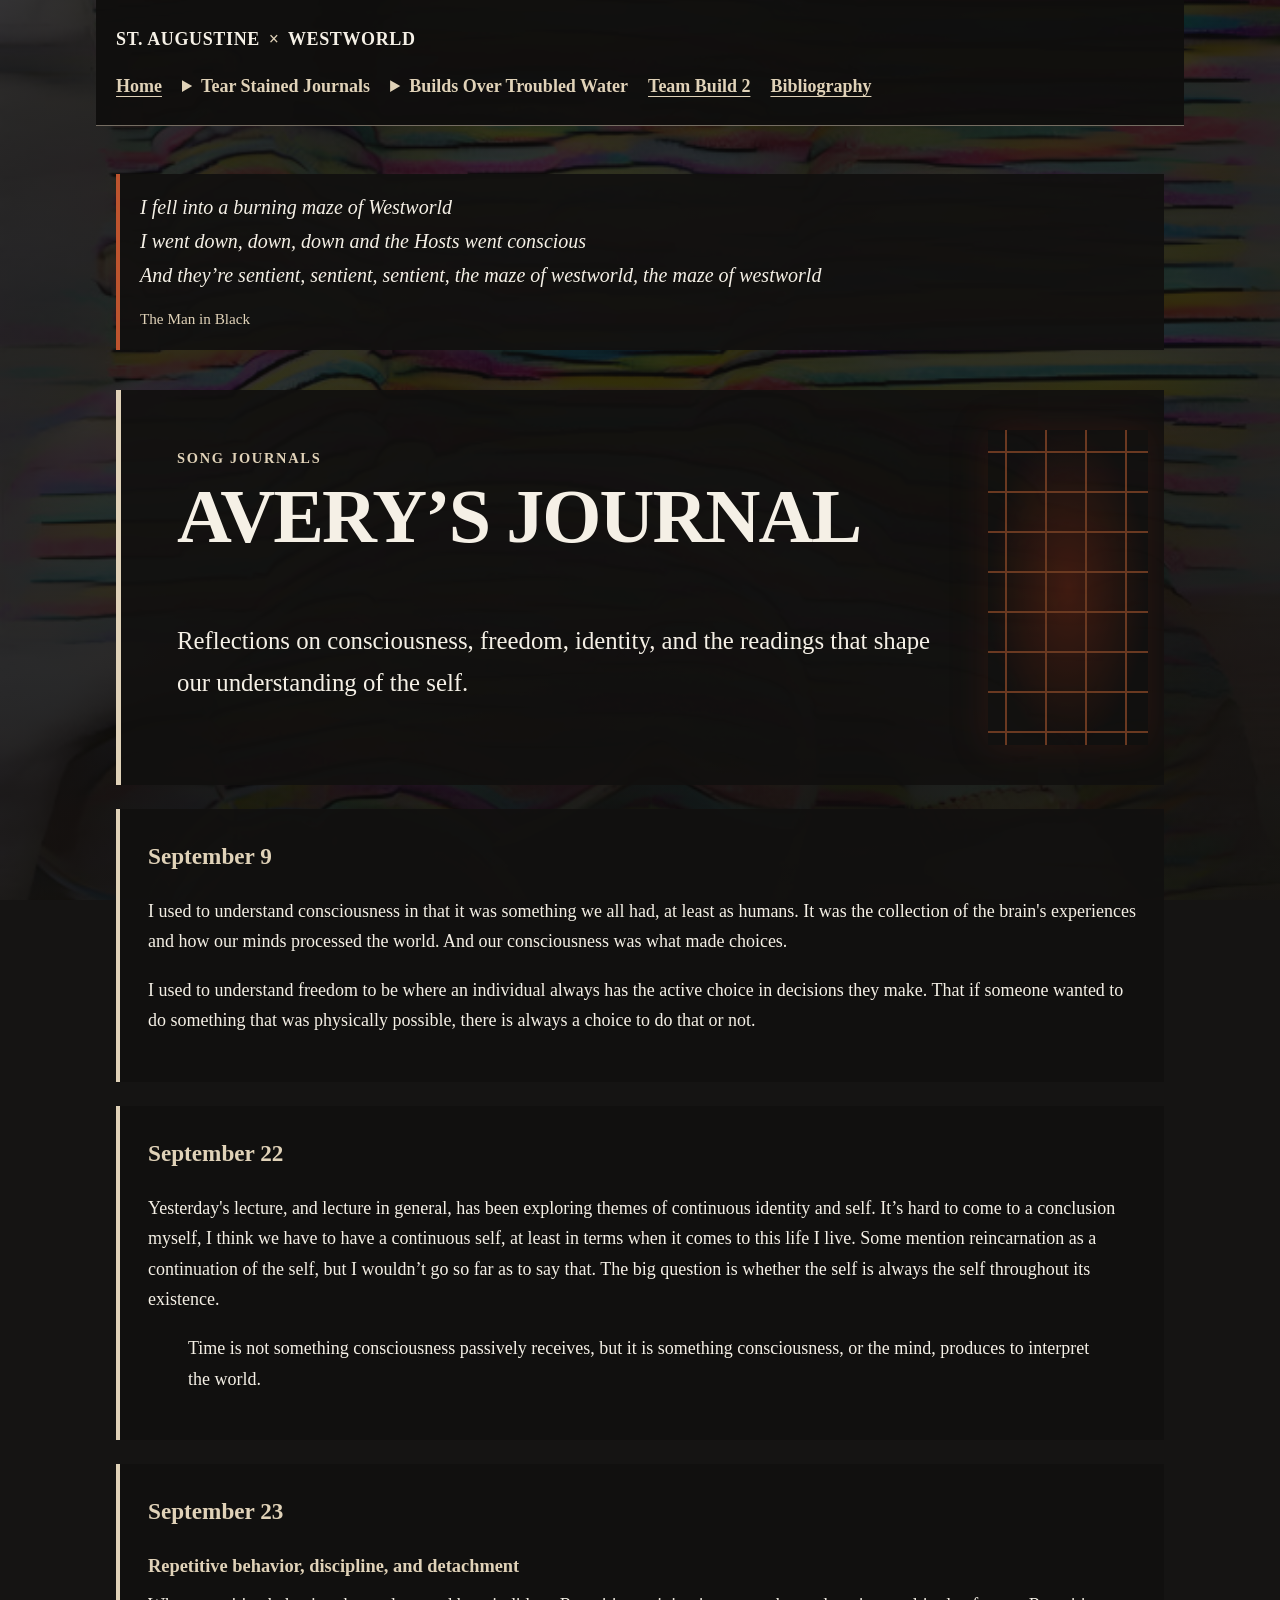
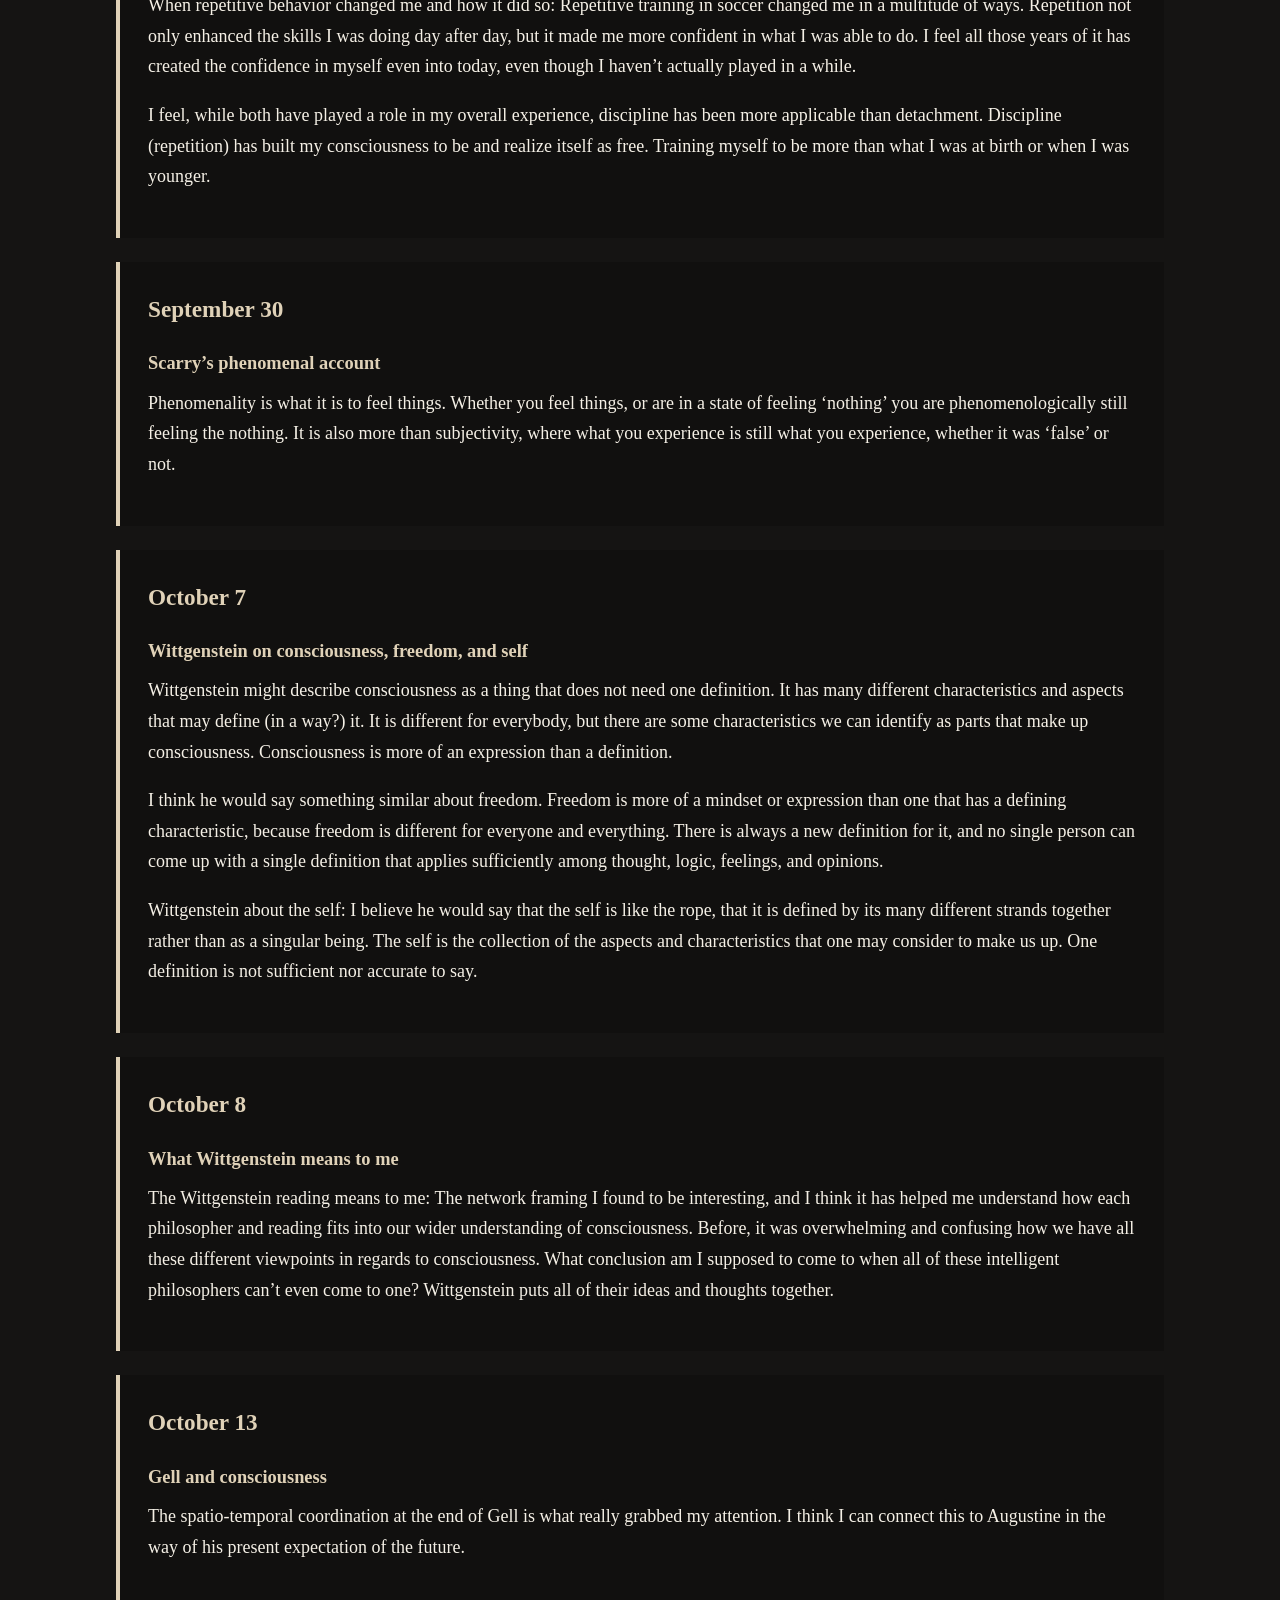
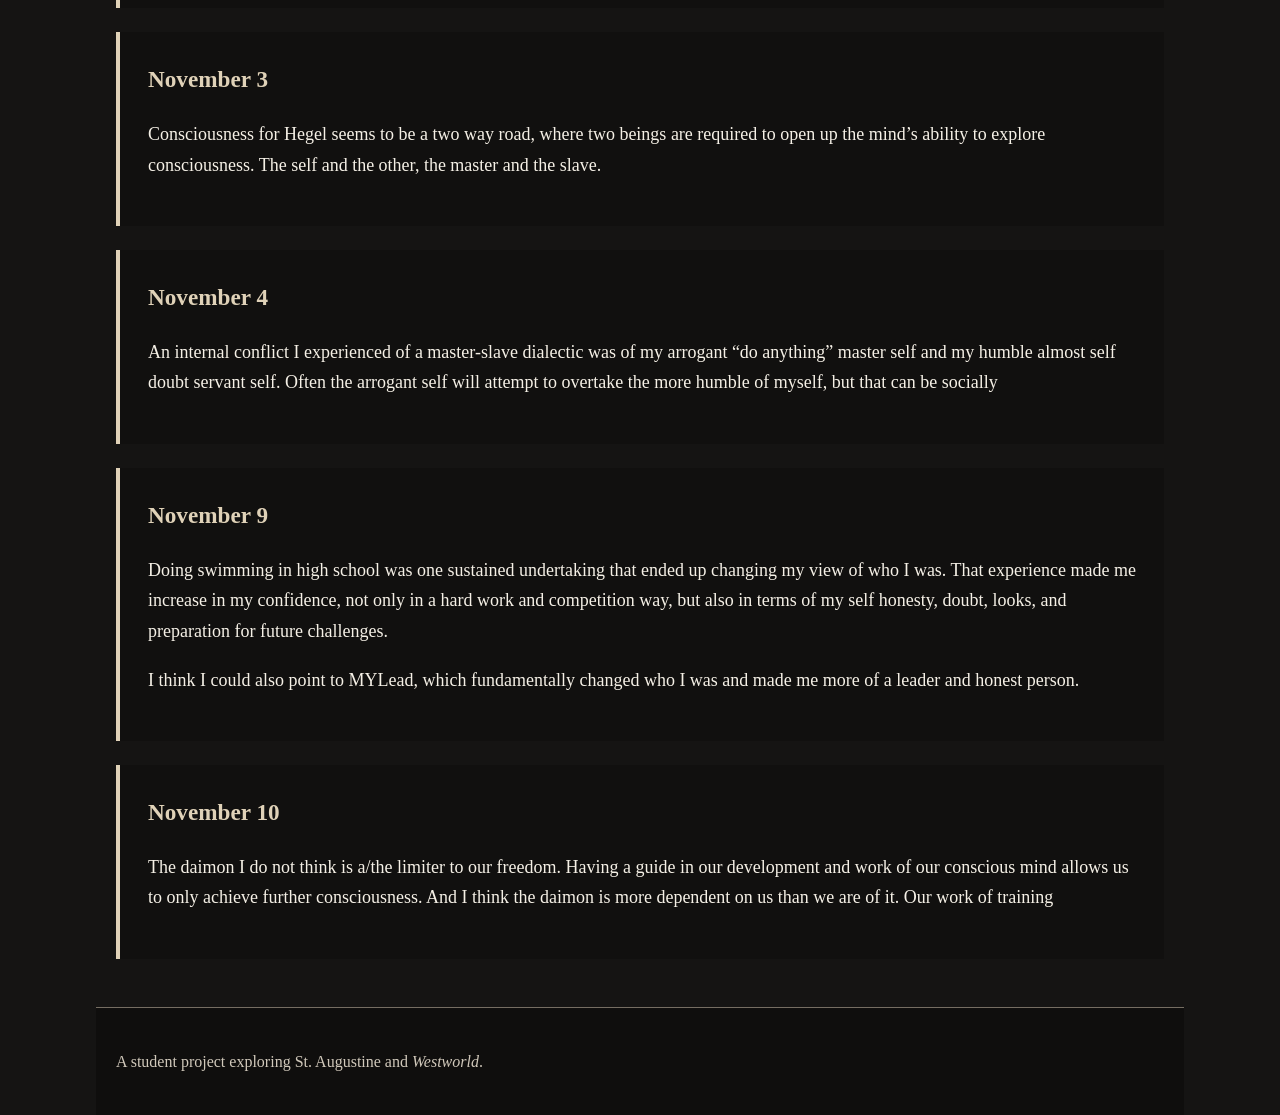
<file: journal-avery.html>
<!DOCTYPE html>
<html lang='en'>
<head>
  <meta charset='utf-8'>
  <meta name='viewport' content='width=device-width, initial-scale=1'>
  <title>Avery’s Journal | St. Augustine in Westworld</title>
  <link rel='stylesheet' href='styles.css'>
</head>
<body>
  <a class='skip-link' href='#main'>Skip to main content</a>
  <header class='site-header'>
    <p class='site-title'><a href='index.html'>St. Augustine <span>×</span> Westworld</a></p>
    <nav aria-label='Main navigation'>
      <ul>
        <li><a href='index.html'>Home</a></li>
        <li class='journal-menu'>
          <details>
            <summary>Tear Stained Journals</summary>
            <div class='journal-menu-content'>
              <ul>
                <li><a href='journal-avery.html' aria-current='page'>Avery’s Journal</a></li>
                <li><a href='journal-ethan.html'>Ethan’s Journal</a></li>
                <li><a href='journal-evelyn.html'>Evelyn’s Journal</a></li>
                <li><a href='journal-jay.html'>Jay’s Journal</a></li>
                <li><a href='journal-jayren.html'>Jayren’s Journal</a></li>
                <li><a href='journal-liam.html'>Liam’s Journal</a></li>
              </ul>
            </div>
          </details>
        </li>
        <li class='journal-menu'>
          <details>
            <summary>Builds Over Troubled Water</summary>
            <div class='journal-menu-content'>
              <ul>
                <li><a href='build-avery.html'>Avery’s Build</a></li>
                <li><a href='build-ethan.html'>Ethan’s Build</a></li>
                <li><a href='build-evelyn.html'>Evelyn’s Build</a></li>
                <li><a href='build-jay.html'>Jay’s Build</a></li>
                <li><a href='build-jayren.html'>Jayren’s Build</a></li>
                <li><a href='build-liam.html'>Liam’s Build</a></li>
              </ul>
            </div>
          </details>
        </li>
        <li><a href='team-build-2.html'>Team Build 2</a></li>
        <li><a href='bibliography.html'>Bibliography</a></li>
      </ul>
    </nav>
  </header>
  <main id='main'>
    <blockquote class='project-quote'>
      <p>I fell into a burning maze of Westworld<br>
      I went down, down, down and the Hosts went conscious<br>
      And they’re sentient, sentient, sentient, the maze of westworld, the maze of westworld</p>
      <cite>The Man in Black</cite>
    </blockquote>
    <section class='hero-panel' aria-labelledby='page-title'>
      <p class='eyebrow'>Song Journals</p>
      <h1 id='page-title'>Avery’s Journal</h1>
      <p class='intro'>Reflections on consciousness, freedom, identity, and the readings that shape our understanding of the self.</p>
    </section>
    <article class='journal-entry' aria-labelledby='avery-entry-1'>
      <h2 id='avery-entry-1'>September 9</h2>
      <p>I used to understand consciousness in that it was something we all had, at least as humans. It was the collection of the brain's experiences and how our minds processed the world. And our consciousness was what made choices.</p>
      <p>I used to understand freedom to be where an individual always has the active choice in decisions they make. That if someone wanted to do something that was physically possible, there is always a choice to do that or not.</p>
    </article>
    <article class='journal-entry' aria-labelledby='avery-entry-2'>
      <h2 id='avery-entry-2'>September 22</h2>
      <p>Yesterday's lecture, and lecture in general, has been exploring themes of continuous identity and self. It’s hard to come to a conclusion myself, I think we have to have a continuous self, at least in terms when it comes to this life I live. Some mention reincarnation as a continuation of the self, but I wouldn’t go so far as to say that. The big question is whether the self is always the self throughout its existence.</p>
      <blockquote><p>Time is not something consciousness passively receives, but it is something consciousness, or the mind, produces to interpret the world.</p></blockquote>
    </article>
    <article class='journal-entry' aria-labelledby='avery-entry-3'>
      <h2 id='avery-entry-3'>September 23</h2>
      <h3>Repetitive behavior, discipline, and detachment</h3>
      <p>When repetitive behavior changed me and how it did so: Repetitive training in soccer changed me in a multitude of ways. Repetition not only enhanced the skills I was doing day after day, but it made me more confident in what I was able to do. I feel all those years of it has created the confidence in myself even into today, even though I haven’t actually played in a while.</p>
      <p>I feel, while both have played a role in my overall experience, discipline has been more applicable than detachment. Discipline (repetition) has built my consciousness to be and realize itself as free. Training myself to be more than what I was at birth or when I was younger.</p>
    </article>
    <article class='journal-entry' aria-labelledby='avery-entry-4'>
      <h2 id='avery-entry-4'>September 30</h2>
      <h3>Scarry’s phenomenal account</h3>
      <p>Phenomenality is what it is to feel things. Whether you feel things, or are in a state of feeling ‘nothing’ you are phenomenologically still feeling the nothing. It is also more than subjectivity, where what you experience is still what you experience, whether it was ‘false’ or not.</p>
    </article>
    <article class='journal-entry' aria-labelledby='avery-entry-5'>
      <h2 id='avery-entry-5'>October 7</h2>
      <h3>Wittgenstein on consciousness, freedom, and self</h3>
      <p>Wittgenstein might describe consciousness as a thing that does not need one definition. It has many different characteristics and aspects that may define (in a way?) it. It is different for everybody, but there are some characteristics we can identify as parts that make up consciousness. Consciousness is more of an expression than a definition.</p>
      <p>I think he would say something similar about freedom. Freedom is more of a mindset or expression than one that has a defining characteristic, because freedom is different for everyone and everything. There is always a new definition for it, and no single person can come up with a single definition that applies sufficiently among thought, logic, feelings, and opinions.</p>
      <p>Wittgenstein about the self: I believe he would say that the self is like the rope, that it is defined by its many different strands together rather than as a singular being. The self is the collection of the aspects and characteristics that one may consider to make us up. One definition is not sufficient nor accurate to say.</p>
    </article>
    <article class='journal-entry' aria-labelledby='avery-entry-6'>
      <h2 id='avery-entry-6'>October 8</h2>
      <h3>What Wittgenstein means to me</h3>
      <p>The Wittgenstein reading means to me: The network framing I found to be interesting, and I think it has helped me understand how each philosopher and reading fits into our wider understanding of consciousness. Before, it was overwhelming and confusing how we have all these different viewpoints in regards to consciousness. What conclusion am I supposed to come to when all of these intelligent philosophers can’t even come to one? Wittgenstein puts all of their ideas and thoughts together.</p>
    </article>
    <article class='journal-entry' aria-labelledby='avery-entry-7'>
      <h2 id='avery-entry-7'>October 13</h2>
      <h3>Gell and consciousness</h3>
      <p>The spatio-temporal coordination at the end of Gell is what really grabbed my attention. I think I can connect this to Augustine in the way of his present expectation of the future.</p>
    </article>
    <article class='journal-entry' aria-labelledby='avery-entry-8'>
      <h2 id='avery-entry-8'>November 3</h2>
      <p>Consciousness for Hegel seems to be a two way road, where two beings are required to open up the mind’s ability to explore consciousness. The self and the other, the master and the slave.</p>
    </article>
    <article class='journal-entry' aria-labelledby='avery-entry-9'>
      <h2 id='avery-entry-9'>November 4</h2>
      <p>An internal conflict I experienced of a master-slave dialectic was of my arrogant “do anything” master self and my humble almost self doubt servant self. Often the arrogant self will attempt to overtake the more humble of myself, but that can be socially</p>
    </article>
    <article class='journal-entry' aria-labelledby='avery-entry-10'>
      <h2 id='avery-entry-10'>November 9</h2>
      <p>Doing swimming in high school was one sustained undertaking that ended up changing my view of who I was. That experience made me increase in my confidence, not only in a hard work and competition way, but also in terms of my self honesty, doubt, looks, and preparation for future challenges.</p>
      <p>I think I could also point to MYLead, which fundamentally changed who I was and made me more of a leader and honest person.</p>
    </article>
    <article class='journal-entry' aria-labelledby='avery-entry-11'>
      <h2 id='avery-entry-11'>November 10</h2>
      <p>The daimon I do not think is a/the limiter to our freedom. Having a guide in our development and work of our conscious mind allows us to only achieve further consciousness. And I think the daimon is more dependent on us than we are of it. Our work of training</p>
    </article>
  </main>
  <footer class='site-footer'><p>A student project exploring St. Augustine and <cite>Westworld</cite>.</p></footer>
</body>
</html>
</file>
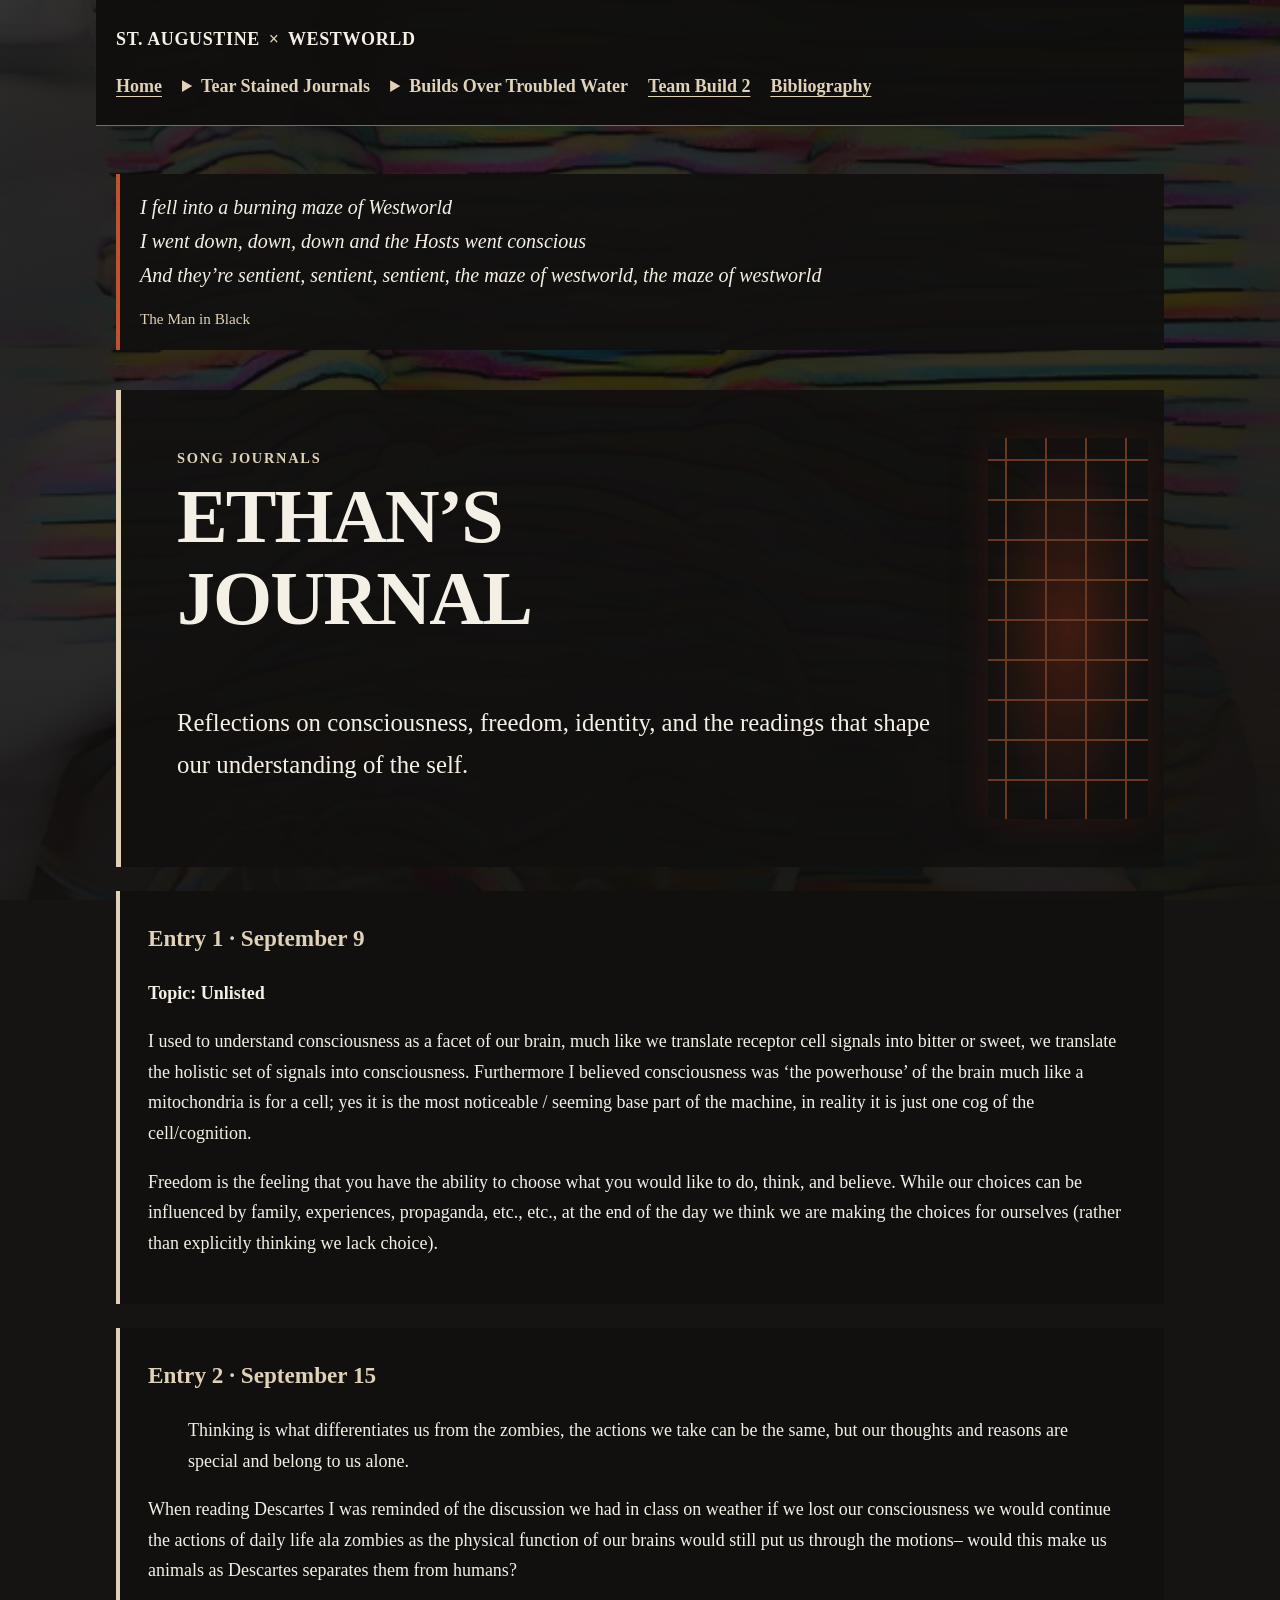
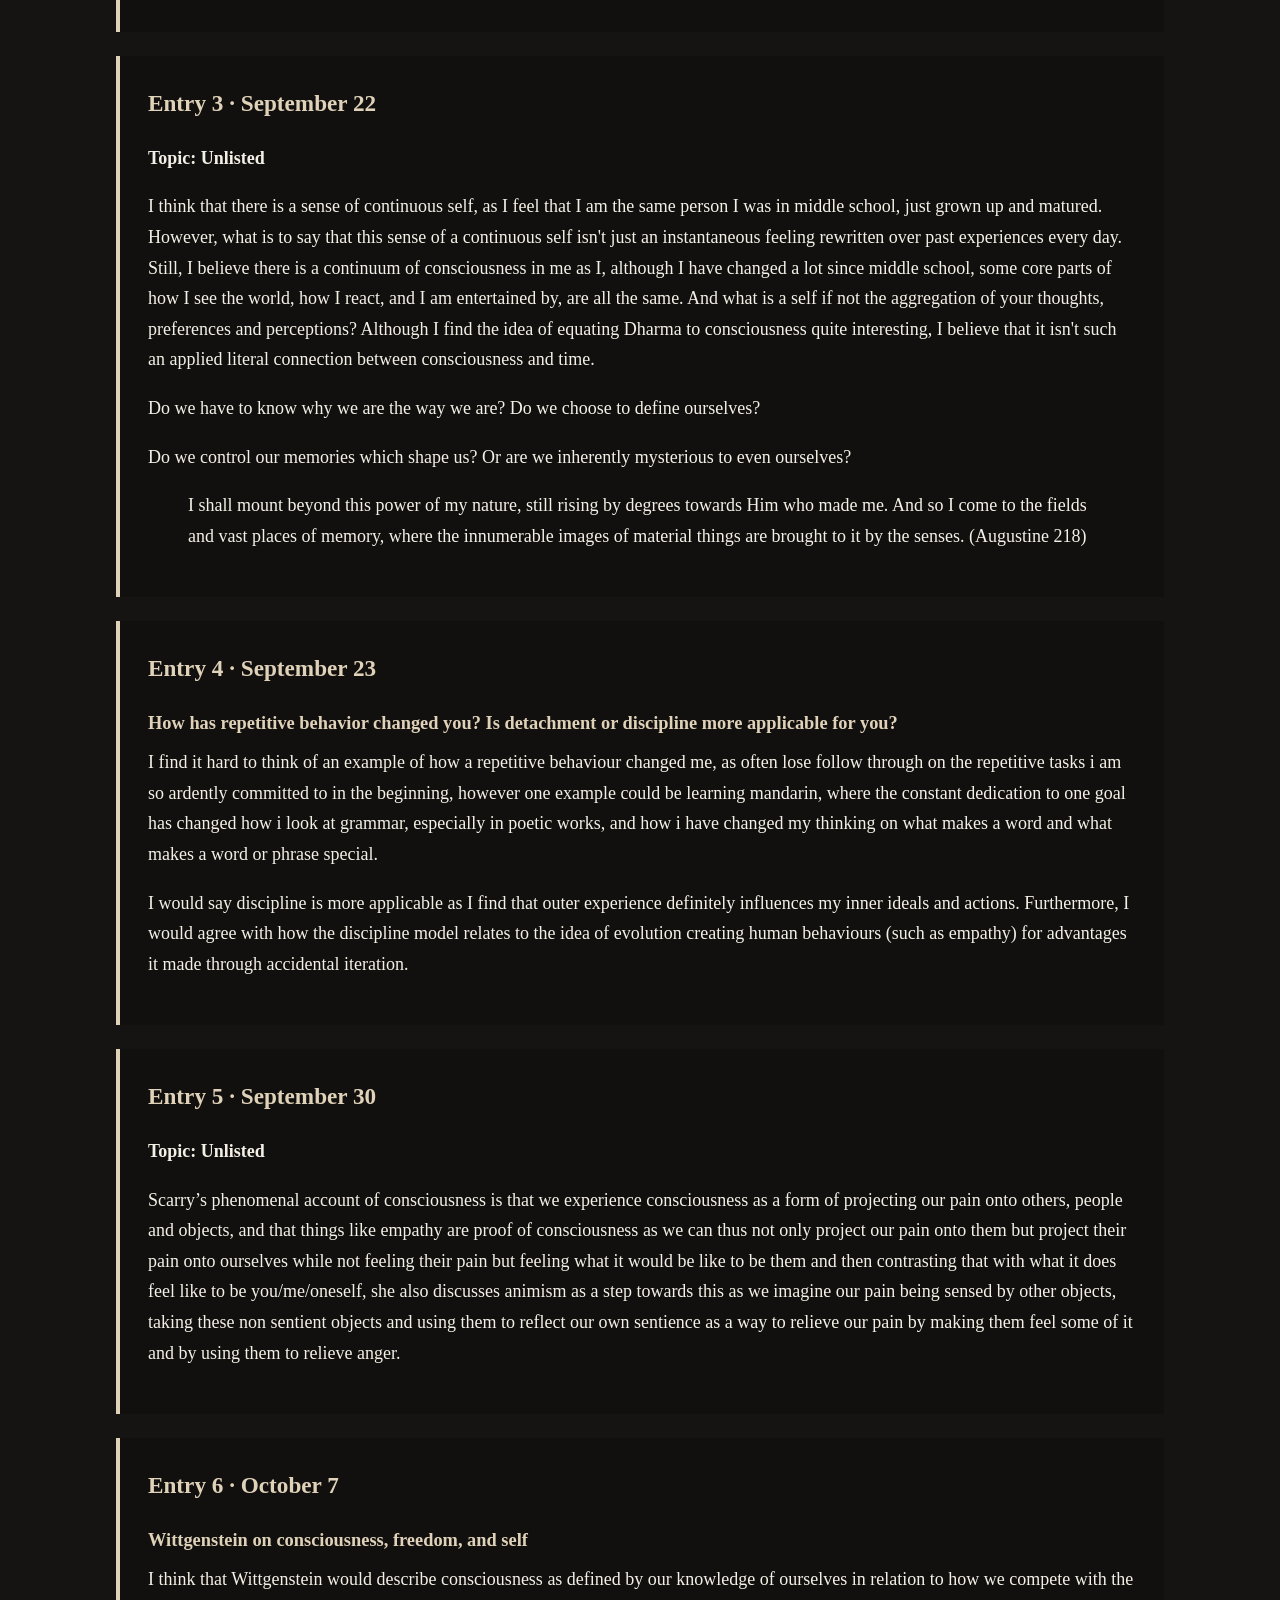
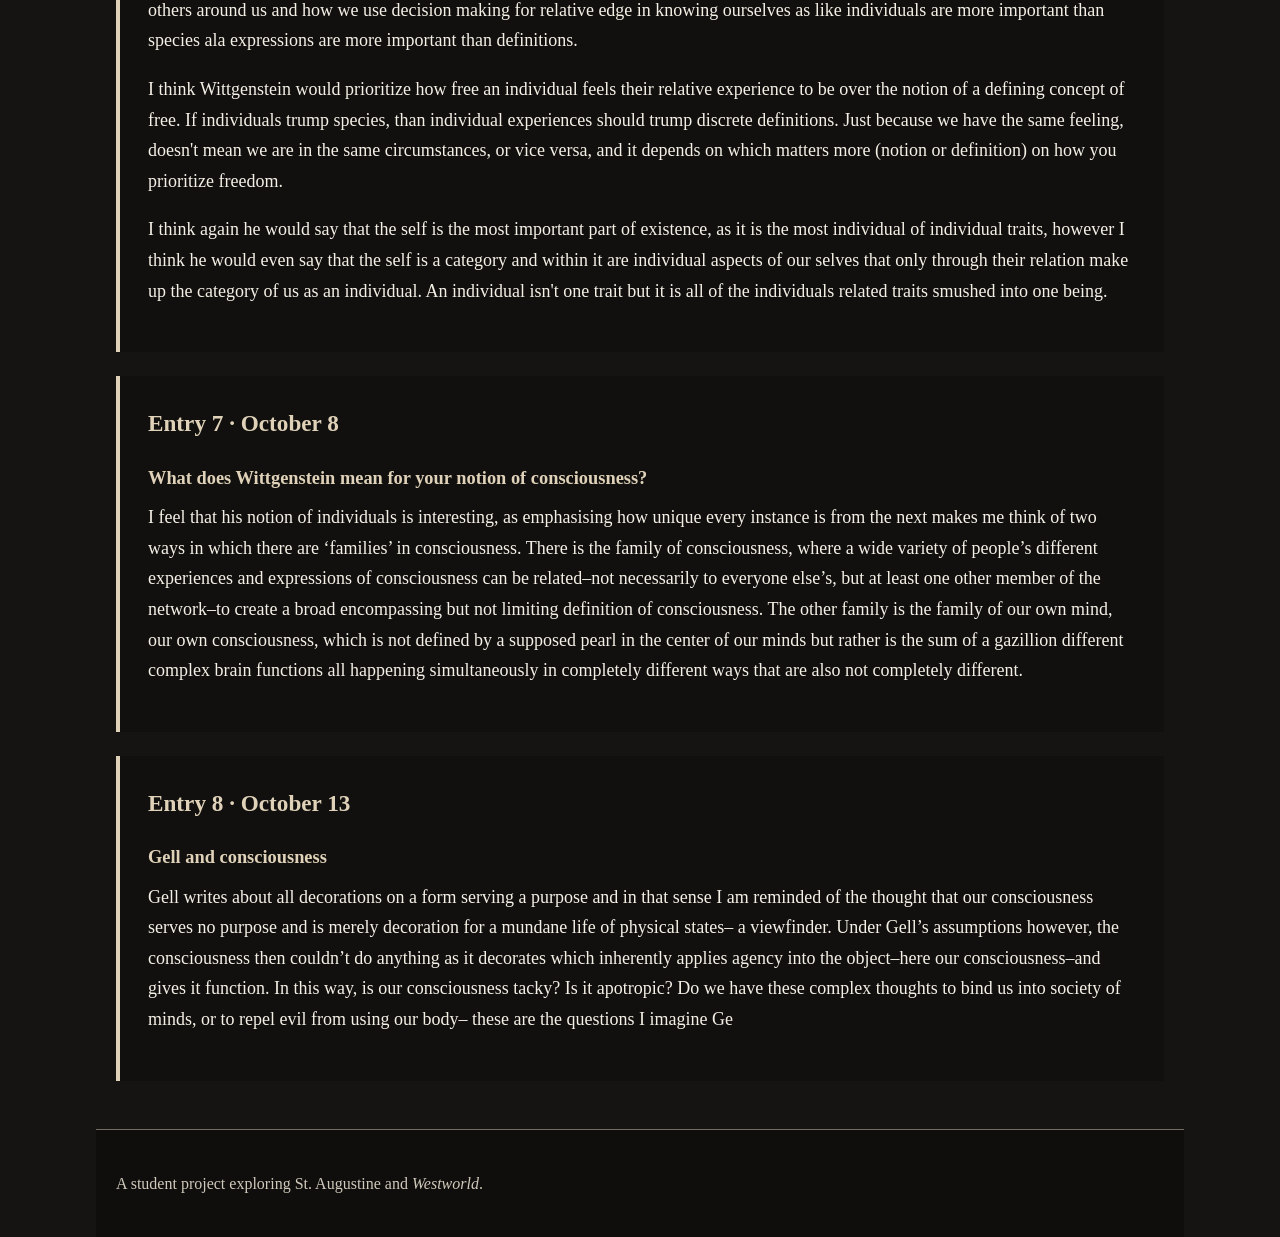
<file: journal-ethan.html>
<!DOCTYPE html>
<html lang='en'>
<head>
  <meta charset='utf-8'>
  <meta name='viewport' content='width=device-width, initial-scale=1'>
  <title>Ethan’s Journal | St. Augustine in Westworld</title>
  <link rel='stylesheet' href='styles.css'>
</head>
<body>
  <a class='skip-link' href='#main'>Skip to main content</a>
  <header class='site-header'>
    <p class='site-title'><a href='index.html'>St. Augustine <span>×</span> Westworld</a></p>
    <nav aria-label='Main navigation'>
      <ul>
        <li><a href='index.html'>Home</a></li>
        <li class='journal-menu'>
          <details>
            <summary>Tear Stained Journals</summary>
            <div class='journal-menu-content'>
              <ul>
                <li><a href='journal-avery.html'>Avery’s Journal</a></li>
                <li><a href='journal-ethan.html' aria-current='page'>Ethan’s Journal</a></li>
                <li><a href='journal-evelyn.html'>Evelyn’s Journal</a></li>
                <li><a href='journal-jay.html'>Jay’s Journal</a></li>
                <li><a href='journal-jayren.html'>Jayren’s Journal</a></li>
                <li><a href='journal-liam.html'>Liam’s Journal</a></li>
              </ul>
            </div>
          </details>
        </li>
        <li class='journal-menu'>
          <details>
            <summary>Builds Over Troubled Water</summary>
            <div class='journal-menu-content'>
              <ul>
                <li><a href='build-avery.html'>Avery’s Build</a></li>
                <li><a href='build-ethan.html'>Ethan’s Build</a></li>
                <li><a href='build-evelyn.html'>Evelyn’s Build</a></li>
                <li><a href='build-jay.html'>Jay’s Build</a></li>
                <li><a href='build-jayren.html'>Jayren’s Build</a></li>
                <li><a href='build-liam.html'>Liam’s Build</a></li>
              </ul>
            </div>
          </details>
        </li>
        <li><a href='team-build-2.html'>Team Build 2</a></li>
        <li><a href='bibliography.html'>Bibliography</a></li>
      </ul>
    </nav>
  </header>
  <main id='main'>
    <blockquote class='project-quote'>
      <p>I fell into a burning maze of Westworld<br>
      I went down, down, down and the Hosts went conscious<br>
      And they’re sentient, sentient, sentient, the maze of westworld, the maze of westworld</p>
      <cite>The Man in Black</cite>
    </blockquote>
    <section class='hero-panel' aria-labelledby='page-title'>
      <p class='eyebrow'>Song Journals</p>
      <h1 id='page-title'>Ethan’s Journal</h1>
      <p class='intro'>Reflections on consciousness, freedom, identity, and the readings that shape our understanding of the self.</p>
    </section>
    <article class='journal-entry' aria-labelledby='ethan-entry-1'>
      <h2 id='ethan-entry-1'>Entry 1 · September 9</h2>
      <p><strong>Topic: Unlisted</strong></p>
      <p>I used to understand consciousness as a facet of our brain, much like we translate receptor cell signals into bitter or sweet, we translate the holistic set of signals into consciousness. Furthermore I believed consciousness was ‘the powerhouse’ of the brain much like a mitochondria is for a cell; yes it is the most noticeable / seeming base part of the machine, in reality it is just one cog of the cell/cognition.</p>
      <p>Freedom is the feeling that you have the ability to choose what you would like to do, think, and believe. While our choices can be influenced by family, experiences, propaganda, etc., etc., at the end of the day we think we are making the choices for ourselves (rather than explicitly thinking we lack choice).</p>
    </article>
    <article class='journal-entry' aria-labelledby='ethan-entry-2'>
      <h2 id='ethan-entry-2'>Entry 2 · September 15</h2>
      <blockquote><p>Thinking is what differentiates us from the zombies, the actions we take can be the same, but our thoughts and reasons are special and belong to us alone.</p></blockquote>
      <p>When reading Descartes I was reminded of the discussion we had in class on weather if we lost our consciousness we would continue the actions of daily life ala zombies as the physical function of our brains would still put us through the motions– would this make us animals as Descartes separates them from humans?</p>
    </article>
    <article class='journal-entry' aria-labelledby='ethan-entry-3'>
      <h2 id='ethan-entry-3'>Entry 3 · September 22</h2>
      <p><strong>Topic: Unlisted</strong></p>
      <p>I think that there is a sense of continuous self, as I feel that I am the same person I was in middle school, just grown up and matured. However, what is to say that this sense of a continuous self isn't just an instantaneous feeling rewritten over past experiences every day. Still, I believe there is a continuum of consciousness in me as I, although I have changed a lot since middle school, some core parts of how I see the world, how I react, and I am entertained by, are all the same. And what is a self if not the aggregation of your thoughts, preferences and perceptions? Although I find the idea of equating Dharma to consciousness quite interesting, I believe that it isn't such an applied literal connection between consciousness and time.</p>
      <p>Do we have to know why we are the way we are? Do we choose to define ourselves?</p>
      <p>Do we control our memories which shape us? Or are we inherently mysterious to even ourselves?</p>
      <blockquote><p>I shall mount beyond this power of my nature, still rising by degrees towards Him who made me. And so I come to the fields and vast places of memory, where the innumerable images of material things are brought to it by the senses. (Augustine 218)</p></blockquote>
    </article>
    <article class='journal-entry' aria-labelledby='ethan-entry-4'>
      <h2 id='ethan-entry-4'>Entry 4 · September 23</h2>
      <h3>How has repetitive behavior changed you? Is detachment or discipline more applicable for you?</h3>
      <p>I find it hard to think of an example of how a repetitive behaviour changed me, as often lose follow through on the repetitive tasks i am so ardently committed to in the beginning, however one example could be learning mandarin, where the constant dedication to one goal has changed how i look at grammar, especially in poetic works, and how i have changed my thinking on what makes a word and what makes a word or phrase special.</p>
      <p>I would say discipline is more applicable as I find that outer experience definitely influences my inner ideals and actions. Furthermore, I would agree with how the discipline model relates to the idea of evolution creating human behaviours (such as empathy) for advantages it made through accidental iteration.</p>
    </article>
    <article class='journal-entry' aria-labelledby='ethan-entry-5'>
      <h2 id='ethan-entry-5'>Entry 5 · September 30</h2>
      <p><strong>Topic: Unlisted</strong></p>
      <p>Scarry’s phenomenal account of consciousness is that we experience consciousness as a form of projecting our pain onto others, people and objects, and that things like empathy are proof of consciousness as we can thus not only project our pain onto them but project their pain onto ourselves while not feeling their pain but feeling what it would be like to be them and then contrasting that with what it does feel like to be you/me/oneself, she also discusses animism as a step towards this as we imagine our pain being sensed by other objects, taking these non sentient objects and using them to reflect our own sentience as a way to relieve our pain by making them feel some of it and by using them to relieve anger.</p>
    </article>
    <article class='journal-entry' aria-labelledby='ethan-entry-6'>
      <h2 id='ethan-entry-6'>Entry 6 · October 7</h2>
      <h3>Wittgenstein on consciousness, freedom, and self</h3>
      <p>I think that Wittgenstein would describe consciousness as defined by our knowledge of ourselves in relation to how we compete with the others around us and how we use decision making for relative edge in knowing ourselves as like individuals are more important than species ala expressions are more important than definitions.</p>
      <p>I think Wittgenstein would prioritize how free an individual feels their relative experience to be over the notion of a defining concept of free. If individuals trump species, than individual experiences should trump discrete definitions. Just because we have the same feeling, doesn't mean we are in the same circumstances, or vice versa, and it depends on which matters more (notion or definition) on how you prioritize freedom.</p>
      <p>I think again he would say that the self is the most important part of existence, as it is the most individual of individual traits, however I think he would even say that the self is a category and within it are individual aspects of our selves that only through their relation make up the category of us as an individual. An individual isn't one trait but it is all of the individuals related traits smushed into one being.</p>
    </article>
    <article class='journal-entry' aria-labelledby='ethan-entry-7'>
      <h2 id='ethan-entry-7'>Entry 7 · October 8</h2>
      <h3>What does Wittgenstein mean for your notion of consciousness?</h3>
      <p>I feel that his notion of individuals is interesting, as emphasising how unique every instance is from the next makes me think of two ways in which there are ‘families’ in consciousness. There is the family of consciousness, where a wide variety of people’s different experiences and expressions of consciousness can be related–not necessarily to everyone else’s, but at least one other member of the network–to create a broad encompassing but not limiting definition of consciousness. The other family is the family of our own mind, our own consciousness, which is not defined by a supposed pearl in the center of our minds but rather is the sum of a gazillion different complex brain functions all happening simultaneously in completely different ways that are also not completely different.</p>
    </article>
    <article class='journal-entry' aria-labelledby='ethan-entry-8'>
      <h2 id='ethan-entry-8'>Entry 8 · October 13</h2>
      <h3>Gell and consciousness</h3>
      <p>Gell writes about all decorations on a form serving a purpose and in that sense I am reminded of the thought that our consciousness serves no purpose and is merely decoration for a mundane life of physical states– a viewfinder. Under Gell’s assumptions however, the consciousness then couldn’t do anything as it decorates which inherently applies agency into the object–here our consciousness–and gives it function. In this way, is our consciousness tacky? Is it apotropic? Do we have these complex thoughts to bind us into society of minds, or to repel evil from using our body– these are the questions I imagine Ge</p>
    </article>

  </main>
  <footer class='site-footer'><p>A student project exploring St. Augustine and <cite>Westworld</cite>.</p></footer>
</body>
</html>
</file>
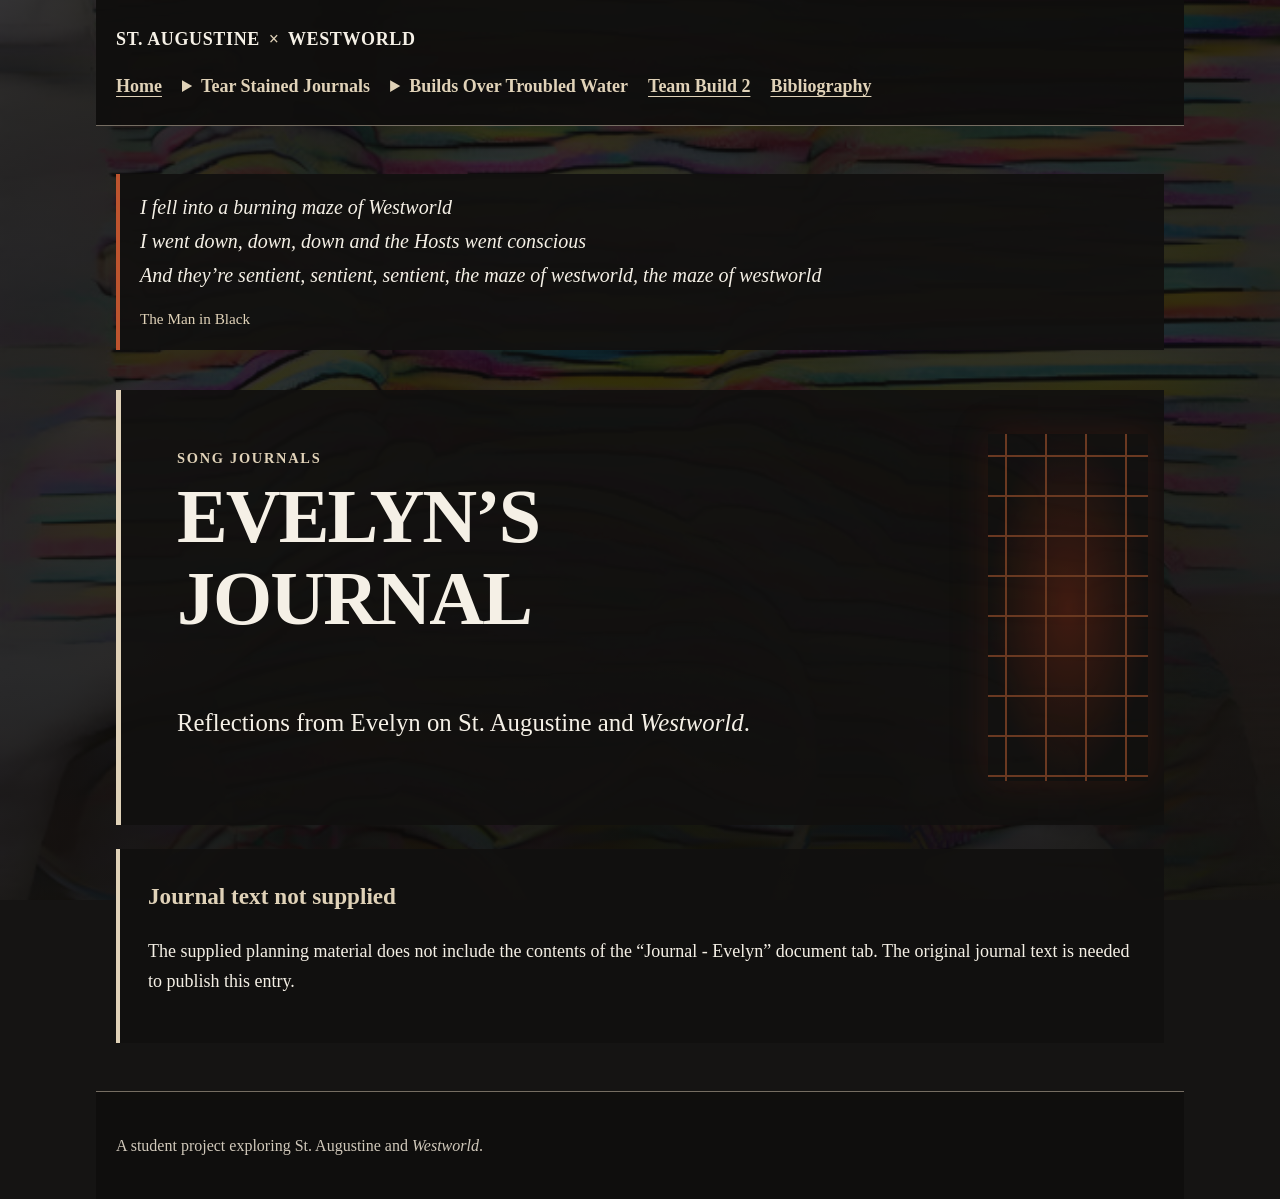
<file: journal-evelyn.html>
<!DOCTYPE html>
<html lang="en">
<head>
  <meta charset="utf-8">
  <meta name="viewport" content="width=device-width, initial-scale=1">
  <title>Evelyn’s Journal | St. Augustine in Westworld</title>
  <link rel="stylesheet" href="styles.css">
</head>
<body>
  <a class="skip-link" href="#main">Skip to main content</a>
  <header class="site-header">
    <p class="site-title"><a href="index.html">St. Augustine <span>×</span> Westworld</a></p>
    <nav aria-label="Main navigation"><ul>
      <li><a href="index.html">Home</a></li>
      <li class="journal-menu"><details><summary>Tear Stained Journals</summary><div class="journal-menu-content"><ul>
        <li><a href="journal-avery.html">Avery’s Journal</a></li><li><a href="journal-ethan.html">Ethan’s Journal</a></li><li><a href="journal-evelyn.html" aria-current="page">Evelyn’s Journal</a></li><li><a href="journal-jay.html">Jay’s Journal</a></li><li><a href="journal-jayren.html">Jayren’s Journal</a></li><li><a href="journal-liam.html">Liam’s Journal</a></li>
      </ul></div></details></li>
      <li class="journal-menu"><details><summary>Builds Over Troubled Water</summary><div class="journal-menu-content"><ul>
        <li><a href="build-avery.html">Avery’s Build</a></li><li><a href="build-ethan.html">Ethan’s Build</a></li><li><a href="build-evelyn.html">Evelyn’s Build</a></li><li><a href="build-jay.html">Jay’s Build</a></li><li><a href="build-jayren.html">Jayren’s Build</a></li><li><a href="build-liam.html">Liam’s Build</a></li>
      </ul></div></details></li>
      <li><a href="team-build-2.html">Team Build 2</a></li><li><a href="bibliography.html">Bibliography</a></li>
    </ul></nav>
  </header>
  <main id="main">
    <blockquote class="project-quote"><p>I fell into a burning maze of Westworld<br>I went down, down, down and the Hosts went conscious<br>And they’re sentient, sentient, sentient, the maze of westworld, the maze of westworld</p><cite>The Man in Black</cite></blockquote>
    <section class="hero-panel" aria-labelledby="page-title"><p class="eyebrow">Song Journals</p><h1 id="page-title">Evelyn’s Journal</h1><p class="intro">Reflections from Evelyn on St. Augustine and <cite>Westworld</cite>.</p></section>
    <article class="journal-entry" aria-labelledby="source-status"><h2 id="source-status">Journal text not supplied</h2><p>The supplied planning material does not include the contents of the “Journal - Evelyn” document tab. The original journal text is needed to publish this entry.</p></article>
  </main>
  <footer class="site-footer"><p>A student project exploring St. Augustine and <cite>Westworld</cite>.</p></footer>
</body>
</html>
</file>
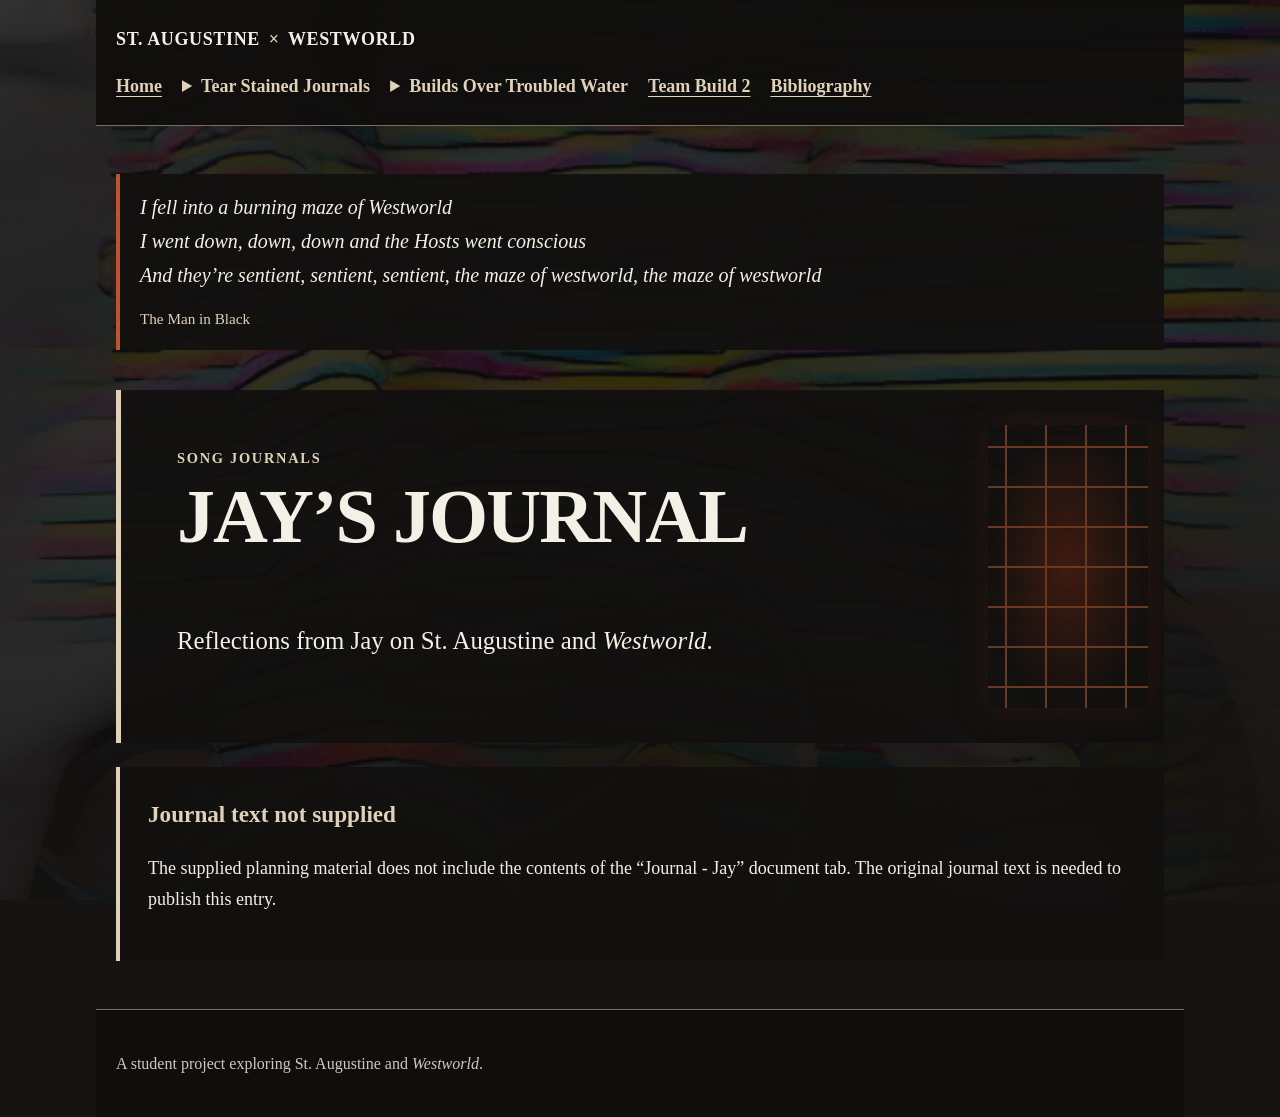
<file: journal-jay.html>
<!DOCTYPE html>
<html lang="en">
<head>
  <meta charset="utf-8">
  <meta name="viewport" content="width=device-width, initial-scale=1">
  <title>Jay’s Journal | St. Augustine in Westworld</title>
  <link rel="stylesheet" href="styles.css">
</head>
<body>
  <a class="skip-link" href="#main">Skip to main content</a>
  <header class="site-header">
    <p class="site-title"><a href="index.html">St. Augustine <span>×</span> Westworld</a></p>
    <nav aria-label="Main navigation"><ul>
      <li><a href="index.html">Home</a></li>
      <li class="journal-menu"><details><summary>Tear Stained Journals</summary><div class="journal-menu-content"><ul>
        <li><a href="journal-avery.html">Avery’s Journal</a></li><li><a href="journal-ethan.html">Ethan’s Journal</a></li><li><a href="journal-evelyn.html">Evelyn’s Journal</a></li><li><a href="journal-jay.html" aria-current="page">Jay’s Journal</a></li><li><a href="journal-jayren.html">Jayren’s Journal</a></li><li><a href="journal-liam.html">Liam’s Journal</a></li>
      </ul></div></details></li>
      <li class="journal-menu"><details><summary>Builds Over Troubled Water</summary><div class="journal-menu-content"><ul>
        <li><a href="build-avery.html">Avery’s Build</a></li><li><a href="build-ethan.html">Ethan’s Build</a></li><li><a href="build-evelyn.html">Evelyn’s Build</a></li><li><a href="build-jay.html">Jay’s Build</a></li><li><a href="build-jayren.html">Jayren’s Build</a></li><li><a href="build-liam.html">Liam’s Build</a></li>
      </ul></div></details></li>
      <li><a href="team-build-2.html">Team Build 2</a></li><li><a href="bibliography.html">Bibliography</a></li>
    </ul></nav>
  </header>
  <main id="main">
    <blockquote class="project-quote"><p>I fell into a burning maze of Westworld<br>I went down, down, down and the Hosts went conscious<br>And they’re sentient, sentient, sentient, the maze of westworld, the maze of westworld</p><cite>The Man in Black</cite></blockquote>
    <section class="hero-panel" aria-labelledby="page-title"><p class="eyebrow">Song Journals</p><h1 id="page-title">Jay’s Journal</h1><p class="intro">Reflections from Jay on St. Augustine and <cite>Westworld</cite>.</p></section>
    <article class="journal-entry" aria-labelledby="source-status"><h2 id="source-status">Journal text not supplied</h2><p>The supplied planning material does not include the contents of the “Journal - Jay” document tab. The original journal text is needed to publish this entry.</p></article>
  </main>
  <footer class="site-footer"><p>A student project exploring St. Augustine and <cite>Westworld</cite>.</p></footer>
</body>
</html>
</file>
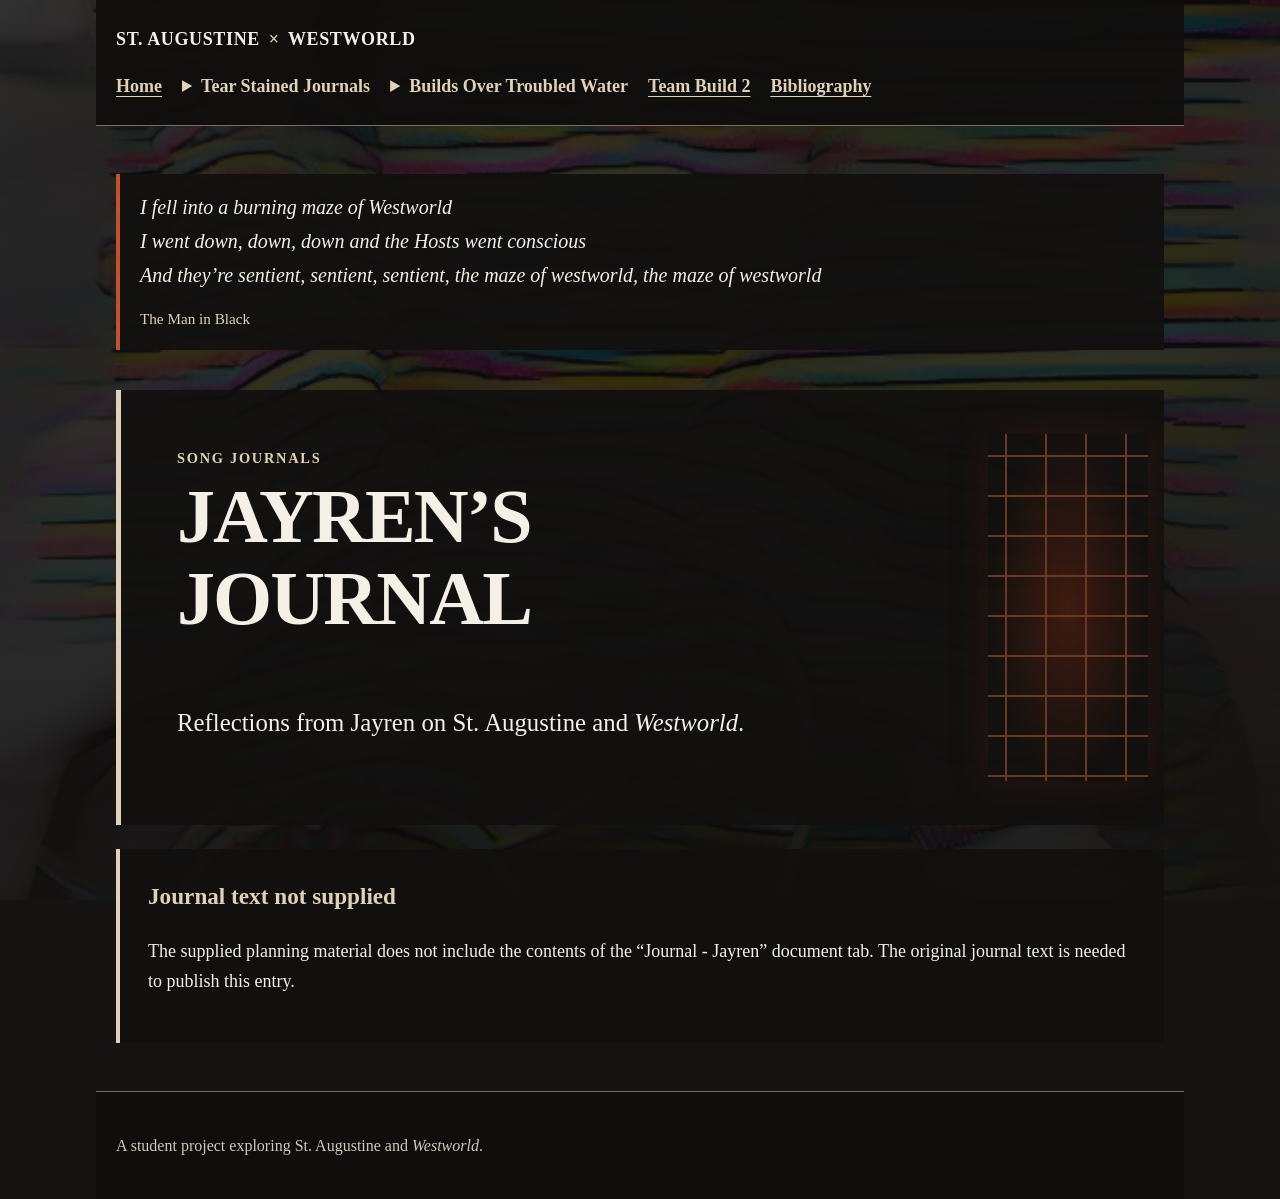
<file: journal-jayren.html>
<!DOCTYPE html>
<html lang="en">
<head>
  <meta charset="utf-8">
  <meta name="viewport" content="width=device-width, initial-scale=1">
  <title>Jayren’s Journal | St. Augustine in Westworld</title>
  <link rel="stylesheet" href="styles.css">
</head>
<body>
  <a class="skip-link" href="#main">Skip to main content</a>
  <header class="site-header">
    <p class="site-title"><a href="index.html">St. Augustine <span>×</span> Westworld</a></p>
    <nav aria-label="Main navigation"><ul>
      <li><a href="index.html">Home</a></li>
      <li class="journal-menu"><details><summary>Tear Stained Journals</summary><div class="journal-menu-content"><ul>
        <li><a href="journal-avery.html">Avery’s Journal</a></li><li><a href="journal-ethan.html">Ethan’s Journal</a></li><li><a href="journal-evelyn.html">Evelyn’s Journal</a></li><li><a href="journal-jay.html">Jay’s Journal</a></li><li><a href="journal-jayren.html" aria-current="page">Jayren’s Journal</a></li><li><a href="journal-liam.html">Liam’s Journal</a></li>
      </ul></div></details></li>
      <li class="journal-menu"><details><summary>Builds Over Troubled Water</summary><div class="journal-menu-content"><ul>
        <li><a href="build-avery.html">Avery’s Build</a></li><li><a href="build-ethan.html">Ethan’s Build</a></li><li><a href="build-evelyn.html">Evelyn’s Build</a></li><li><a href="build-jay.html">Jay’s Build</a></li><li><a href="build-jayren.html">Jayren’s Build</a></li><li><a href="build-liam.html">Liam’s Build</a></li>
      </ul></div></details></li>
      <li><a href="team-build-2.html">Team Build 2</a></li><li><a href="bibliography.html">Bibliography</a></li>
    </ul></nav>
  </header>
  <main id="main">
    <blockquote class="project-quote"><p>I fell into a burning maze of Westworld<br>I went down, down, down and the Hosts went conscious<br>And they’re sentient, sentient, sentient, the maze of westworld, the maze of westworld</p><cite>The Man in Black</cite></blockquote>
    <section class="hero-panel" aria-labelledby="page-title"><p class="eyebrow">Song Journals</p><h1 id="page-title">Jayren’s Journal</h1><p class="intro">Reflections from Jayren on St. Augustine and <cite>Westworld</cite>.</p></section>
    <article class="journal-entry" aria-labelledby="source-status"><h2 id="source-status">Journal text not supplied</h2><p>The supplied planning material does not include the contents of the “Journal - Jayren” document tab. The original journal text is needed to publish this entry.</p></article>
  </main>
  <footer class="site-footer"><p>A student project exploring St. Augustine and <cite>Westworld</cite>.</p></footer>
</body>
</html>
</file>
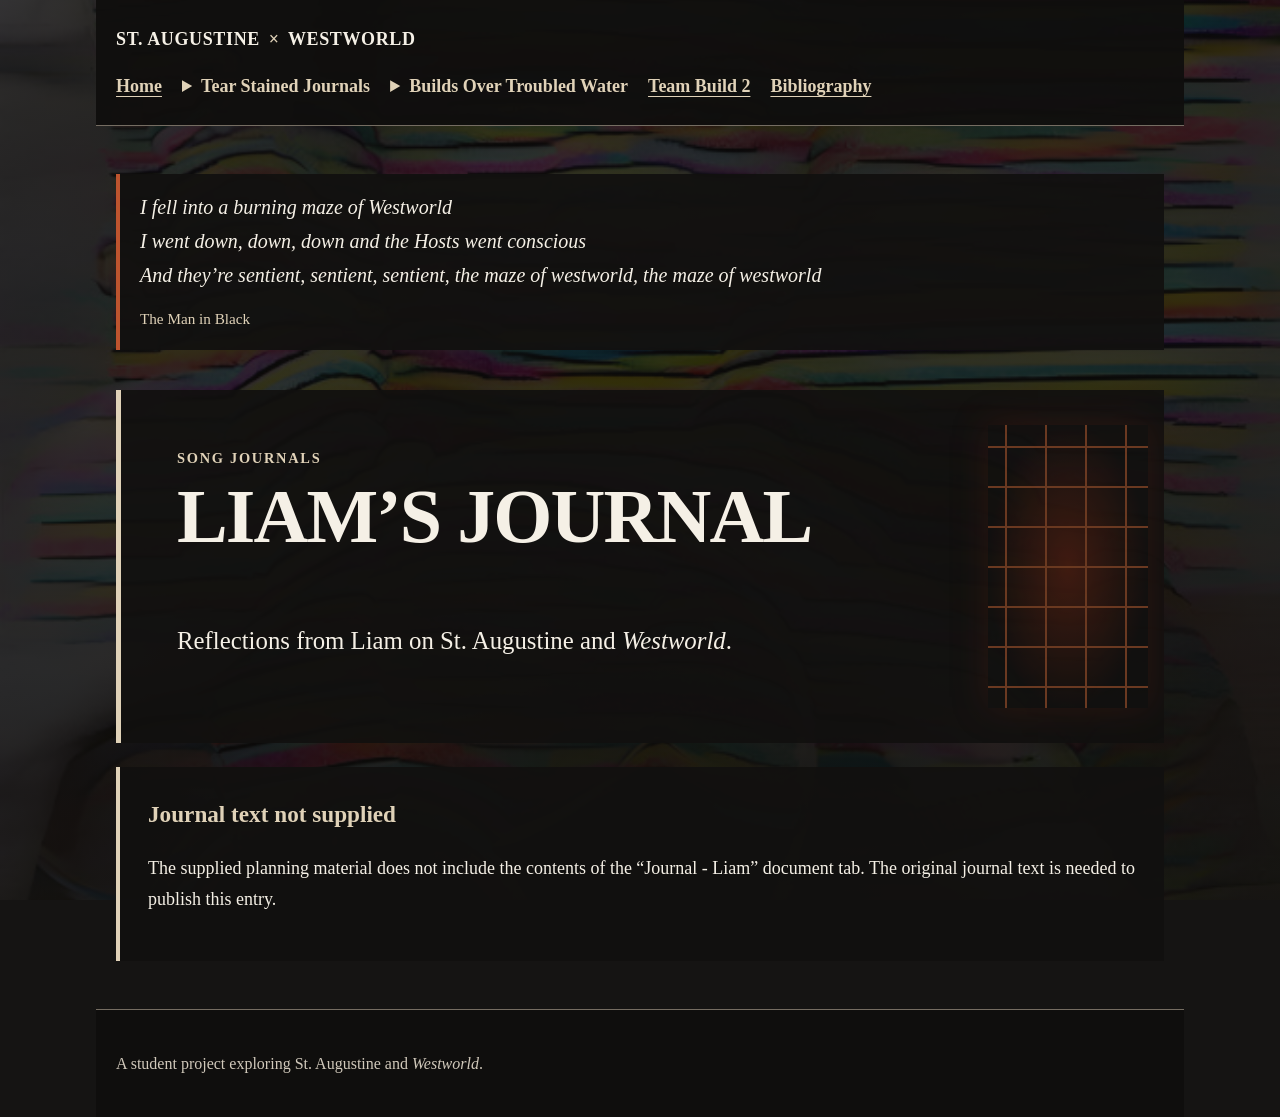
<file: journal-liam.html>
<!DOCTYPE html>
<html lang="en">
<head>
  <meta charset="utf-8">
  <meta name="viewport" content="width=device-width, initial-scale=1">
  <title>Liam’s Journal | St. Augustine in Westworld</title>
  <link rel="stylesheet" href="styles.css">
</head>
<body>
  <a class="skip-link" href="#main">Skip to main content</a>
  <header class="site-header">
    <p class="site-title"><a href="index.html">St. Augustine <span>×</span> Westworld</a></p>
    <nav aria-label="Main navigation"><ul>
      <li><a href="index.html">Home</a></li>
      <li class="journal-menu"><details><summary>Tear Stained Journals</summary><div class="journal-menu-content"><ul>
        <li><a href="journal-avery.html">Avery’s Journal</a></li><li><a href="journal-ethan.html">Ethan’s Journal</a></li><li><a href="journal-evelyn.html">Evelyn’s Journal</a></li><li><a href="journal-jay.html">Jay’s Journal</a></li><li><a href="journal-jayren.html">Jayren’s Journal</a></li><li><a href="journal-liam.html" aria-current="page">Liam’s Journal</a></li>
      </ul></div></details></li>
      <li class="journal-menu"><details><summary>Builds Over Troubled Water</summary><div class="journal-menu-content"><ul>
        <li><a href="build-avery.html">Avery’s Build</a></li><li><a href="build-ethan.html">Ethan’s Build</a></li><li><a href="build-evelyn.html">Evelyn’s Build</a></li><li><a href="build-jay.html">Jay’s Build</a></li><li><a href="build-jayren.html">Jayren’s Build</a></li><li><a href="build-liam.html">Liam’s Build</a></li>
      </ul></div></details></li>
      <li><a href="team-build-2.html">Team Build 2</a></li><li><a href="bibliography.html">Bibliography</a></li>
    </ul></nav>
  </header>
  <main id="main">
    <blockquote class="project-quote"><p>I fell into a burning maze of Westworld<br>I went down, down, down and the Hosts went conscious<br>And they’re sentient, sentient, sentient, the maze of westworld, the maze of westworld</p><cite>The Man in Black</cite></blockquote>
    <section class="hero-panel" aria-labelledby="page-title"><p class="eyebrow">Song Journals</p><h1 id="page-title">Liam’s Journal</h1><p class="intro">Reflections from Liam on St. Augustine and <cite>Westworld</cite>.</p></section>
    <article class="journal-entry" aria-labelledby="source-status"><h2 id="source-status">Journal text not supplied</h2><p>The supplied planning material does not include the contents of the “Journal - Liam” document tab. The original journal text is needed to publish this entry.</p></article>
  </main>
  <footer class="site-footer"><p>A student project exploring St. Augustine and <cite>Westworld</cite>.</p></footer>
</body>
</html>
</file>
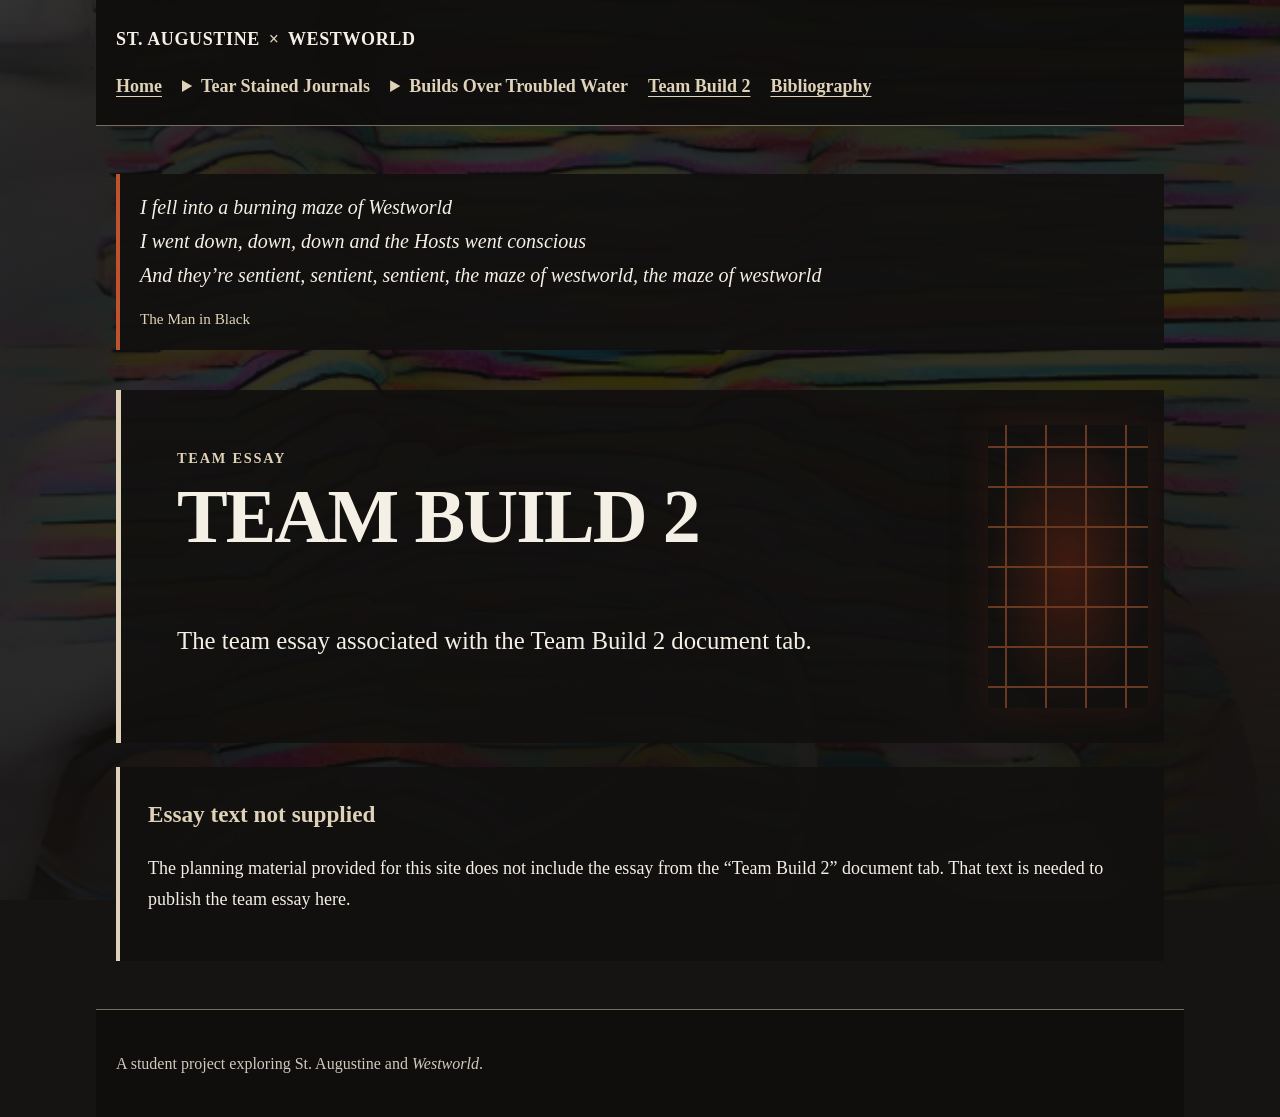
<file: team-build-2.html>
<!DOCTYPE html>
<html lang="en">
<head>
  <meta charset="utf-8">
  <meta name="viewport" content="width=device-width, initial-scale=1">
  <title>Team Build 2 | St. Augustine in Westworld</title>
  <link rel="stylesheet" href="styles.css">
</head>
<body>
  <a class="skip-link" href="#main">Skip to main content</a>
  <header class="site-header">
    <p class="site-title"><a href="index.html">St. Augustine <span>×</span> Westworld</a></p>
    <nav aria-label="Main navigation">
      <ul>
        <li><a href="index.html">Home</a></li>
        <li class="journal-menu">
          <details>
            <summary>Tear Stained Journals</summary>
            <div class="journal-menu-content">
              <ul>
                <li><a href="journal-avery.html">Avery’s Journal</a></li>
                <li><a href="journal-ethan.html">Ethan’s Journal</a></li>
                <li><a href="journal-evelyn.html">Evelyn’s Journal</a></li>
                <li><a href="journal-jay.html">Jay’s Journal</a></li>
                <li><a href="journal-jayren.html">Jayren’s Journal</a></li>
                <li><a href="journal-liam.html">Liam’s Journal</a></li>
              </ul>
            </div>
          </details>
        </li>
        <li class="journal-menu">
          <details>
            <summary>Builds Over Troubled Water</summary>
            <div class="journal-menu-content">
              <ul>
                <li><a href="build-avery.html">Avery’s Build</a></li>
                <li><a href="build-ethan.html">Ethan’s Build</a></li>
                <li><a href="build-evelyn.html">Evelyn’s Build</a></li>
                <li><a href="build-jay.html">Jay’s Build</a></li>
                <li><a href="build-jayren.html">Jayren’s Build</a></li>
                <li><a href="build-liam.html">Liam’s Build</a></li>
              </ul>
            </div>
          </details>
        </li>
        <li><a href="team-build-2.html" aria-current="page">Team Build 2</a></li>
        <li><a href="bibliography.html">Bibliography</a></li>
      </ul>
    </nav>
  </header>
  <main id="main">
    <blockquote class="project-quote">
      <p>I fell into a burning maze of Westworld<br>
      I went down, down, down and the Hosts went conscious<br>
      And they’re sentient, sentient, sentient, the maze of westworld, the maze of westworld</p>
      <cite>The Man in Black</cite>
    </blockquote>
    <section class="hero-panel" aria-labelledby="page-title">
      <p class="eyebrow">Team Essay</p>
      <h1 id="page-title">Team Build 2</h1>
      <p class="intro">The team essay associated with the Team Build 2 document tab.</p>
    </section>
    <article class="journal-entry" aria-labelledby="source-status">
      <h2 id="source-status">Essay text not supplied</h2>
      <p>The planning material provided for this site does not include the essay from the “Team Build 2” document tab. That text is needed to publish the team essay here.</p>
    </article>
  </main>
  <footer class="site-footer"><p>A student project exploring St. Augustine and <cite>Westworld</cite>.</p></footer>
</body>
</html>
</file>
<file: styles.css>
:root {
  --text: #f5f0e6;
  --muted: #d1c9bb;
  --background: #151413;
  --accent: #e0d2b8;
  --border: #756d62;
  --max-width: 68rem;
}

*,
*::before,
*::after {
  box-sizing: border-box;
}

body {
  margin: 0;
  font-family: Georgia, "Times New Roman", serif;
  font-size: 1.125rem;
  line-height: 1.7;
  color: var(--text);
  background-color: var(--background);
  background-image: linear-gradient(rgba(12, 11, 10, 0.82), rgba(12, 11, 10, 0.88)), url("images/dream_puawu5figt8_1_.jpg");
  background-position: center;
  background-size: cover;
  background-attachment: fixed;
}

.site-header,
main,
.site-footer {
  max-width: var(--max-width);
  margin: 0 auto;
  padding: 1.5rem 1.25rem;
}

.site-header {
  display: flex;
  flex-wrap: wrap;
  align-items: baseline;
  justify-content: space-between;
  gap: 1rem;
  border-bottom: 1px solid var(--border);
  background: rgba(15, 14, 13, 0.94);
}

.site-title {
  margin: 0;
  font-weight: 700;
  letter-spacing: 0.035em;
  text-transform: uppercase;
}

.site-title a {
  color: inherit;
  text-decoration: none;
}

.site-title span {
  color: var(--accent);
  padding: 0 0.2em;
}

nav ul {
  display: flex;
  flex-wrap: wrap;
  gap: 1.25rem;
  margin: 0;
  padding: 0;
  list-style: none;
}

a {
  color: var(--accent);
}

nav a,
.journal-menu summary {
  font-weight: 700;
  text-decoration-thickness: 0.08em;
  text-underline-offset: 0.2em;
}

.journal-menu summary {
  color: var(--accent);
  cursor: pointer;
}

.journal-menu summary:hover,
nav a:hover {
  text-decoration: underline;
}

.journal-menu-content {
  position: absolute;
  z-index: 1;
  right: 0;
  width: min(20rem, calc(100vw - 2.5rem));
  margin-top: 0.5rem;
  padding: 0.75rem 1rem;
  border: 1px solid var(--border);
  background: #151413;
  color: var(--text);
  box-shadow: 0 0.5rem 1.5rem rgba(0, 0, 0, 0.45);
}

.journal-menu-content ul {
  margin: 0;
  padding-left: 1.25rem;
}

.journal-menu-content li + li {
  margin-top: 0.35rem;
}

.journal-menu-content p {
  margin: 0;
}

a:focus-visible,
.journal-menu summary:focus-visible {
  outline: 3px solid var(--accent);
  outline-offset: 2px;
}

.project-quote {
  margin: 1.5rem 0 0;
  padding: 1rem 1.25rem;
  border-left: 0.25rem solid #bd542e;
  background: rgba(17, 16, 15, 0.94);
  color: var(--text);
  font-size: clamp(1rem, 2.2vw, 1.25rem);
  font-style: italic;
}

.project-quote p {
  margin: 0 0 0.5rem;
}

.project-quote cite {
  color: var(--accent);
  font-size: 0.95rem;
  font-style: normal;
}

h1 {
  max-width: 18ch;
  margin-top: 0.25rem;
  font-size: clamp(2.4rem, 7vw, 4.75rem);
  line-height: 1.08;
  letter-spacing: -0.025em;
  text-transform: uppercase;
}

.hero-panel {
  margin: 2.5rem 0 1.5rem;
  padding: clamp(1.5rem, 5vw, 3.5rem);
  position: relative;
  overflow: hidden;
  border-left: 0.35rem solid var(--accent);
  background: rgba(17, 16, 15, 0.91);
}

.hero-panel::after {
  content: "";
  position: absolute;
  top: 10%;
  right: 1rem;
  width: min(10rem, 28%);
  height: 80%;
  pointer-events: none;
  opacity: 0.45;
  background:
    linear-gradient(90deg, transparent 0 42%, #d66b37 42% 47%, transparent 47%) 0 0 / 2.5rem 2.5rem,
    linear-gradient(0deg, transparent 0 42%, #d66b37 42% 47%, transparent 47%) 0 0 / 2.5rem 2.5rem,
    radial-gradient(ellipse at center, rgba(177, 55, 23, 0.65), transparent 72%);
  box-shadow: 0 0 2rem rgba(177, 55, 23, 0.35);
}

.hero-panel > * {
  position: relative;
  z-index: 1;
}

.audio-feature {
  max-width: 34rem;
  margin: 1rem auto 2rem;
  padding: 1rem 1.25rem;
  text-align: center;
  border: 1px solid var(--border);
  background: rgba(17, 16, 15, 0.94);
}

.audio-feature h2 {
  margin-top: 0;
  color: var(--accent);
  font-size: 1.35rem;
  text-transform: uppercase;
}

.audio-feature iframe {
  display: block;
  width: 100%;
  min-height: 152px;
  border: 0;
  border-radius: 0.75rem;
}

.eyebrow {
  margin: 0;
  color: var(--accent);
  font-size: 0.9rem;
  font-weight: 700;
  letter-spacing: 0.12em;
  text-transform: uppercase;
}

.intro {
  max-width: 48rem;
  font-size: clamp(1.2rem, 2.5vw, 1.55rem);
}

.project-note {
  max-width: 52rem;
  margin: 2rem 0 3rem;
  padding: 0 1rem;
}

.project-note h2 {
  color: var(--accent);
  font-size: 1.7rem;
  text-transform: uppercase;
}

.journal-links {
  padding-left: 1.25rem;
}

.journal-entry {
  margin: 1.5rem 0;
  padding: clamp(1rem, 3vw, 1.75rem);
  border-left: 0.25rem solid var(--accent);
  background: rgba(17, 16, 15, 0.94);
}

.journal-entry h2 {
  margin-top: 0;
  color: var(--accent);
  font-size: 1.45rem;
}

.journal-entry h3 {
  margin-bottom: 0.25rem;
  color: var(--accent);
  font-size: 1.15rem;
}

.journal-entry p {
  margin-top: 0.5rem;
}

@media (max-width: 40rem) {
  .site-header {
    align-items: flex-start;
    flex-direction: column;
  }

  body {
    background-attachment: scroll;
  }
}

img,
video {
  max-width: 100%;
  height: auto;
}

.site-footer {
  border-top: 1px solid var(--border);
  color: var(--muted);
  font-size: 1rem;
  background: rgba(15, 14, 13, 0.94);
}

.skip-link {
  position: absolute;
  left: -999rem;
}

.skip-link:focus {
  left: 1rem;
  top: 1rem;
  padding: 0.5rem 0.75rem;
  background: var(--background);
}
</file>
